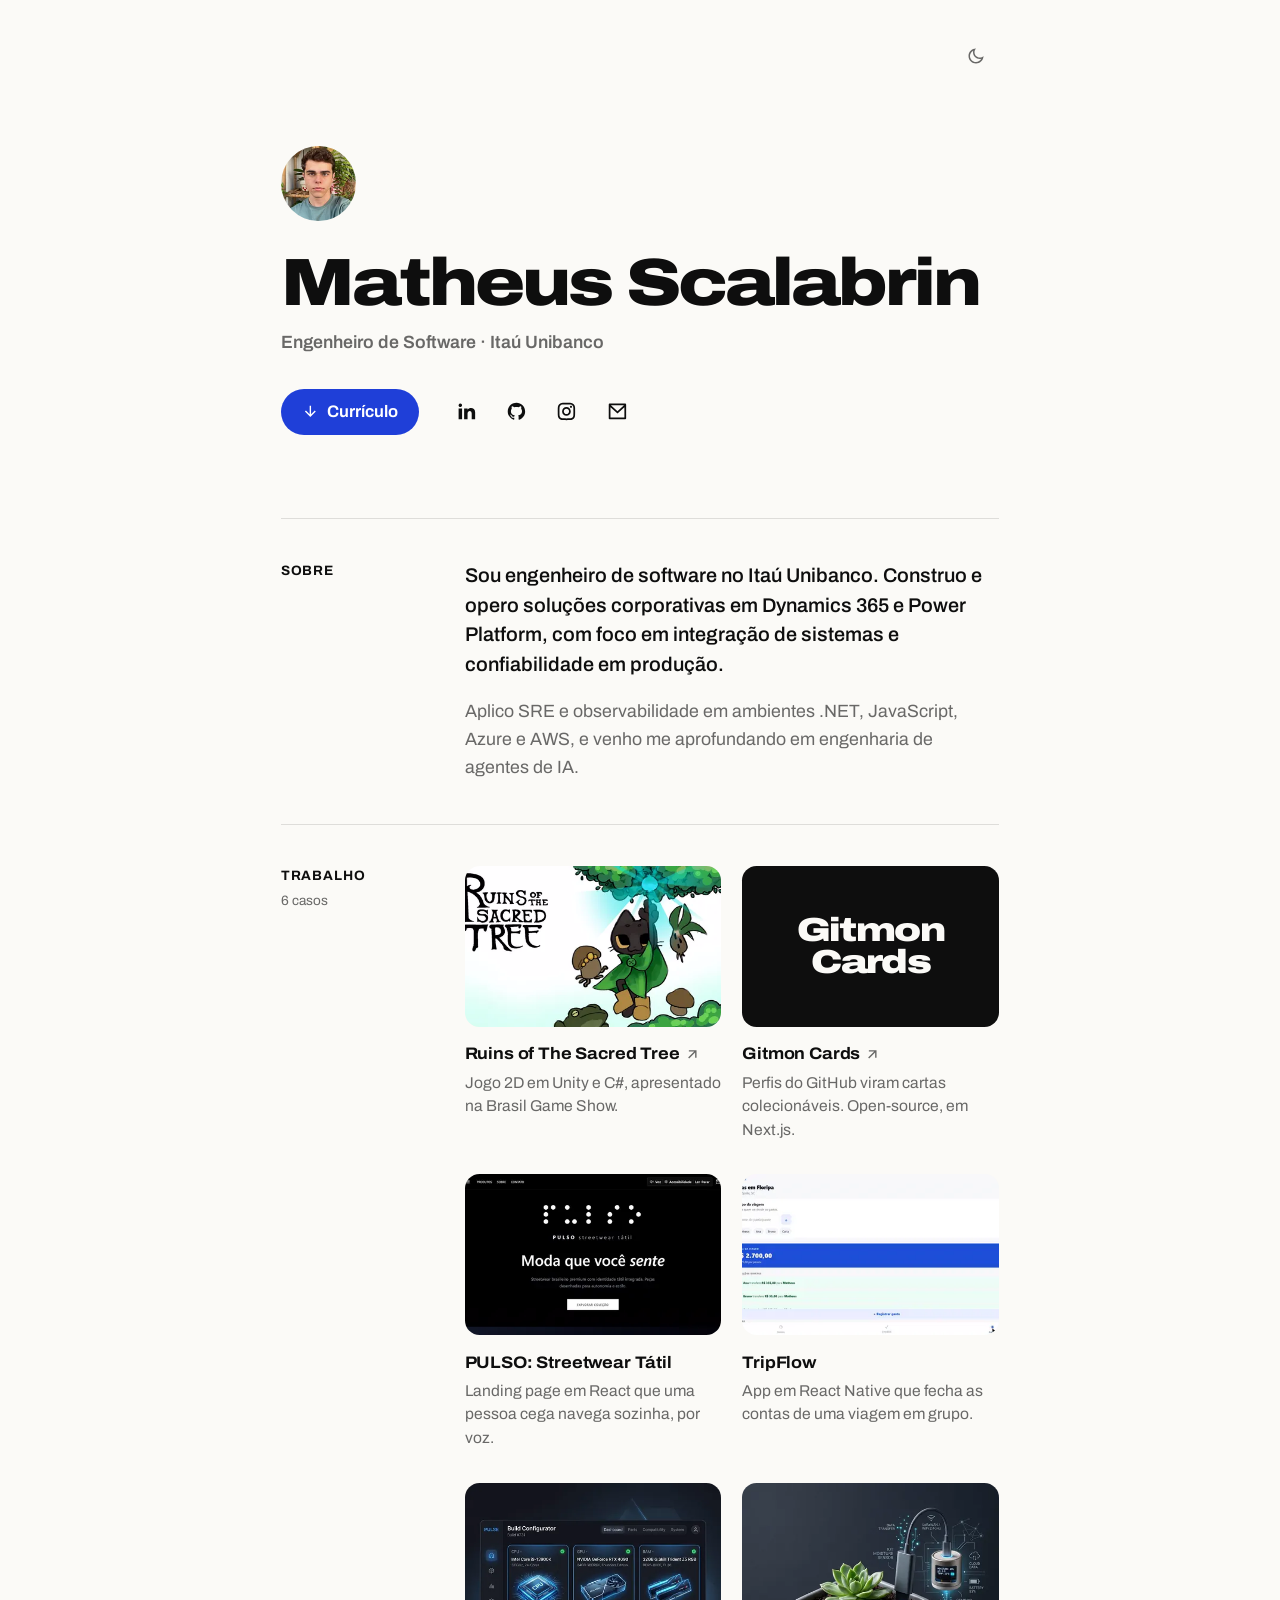
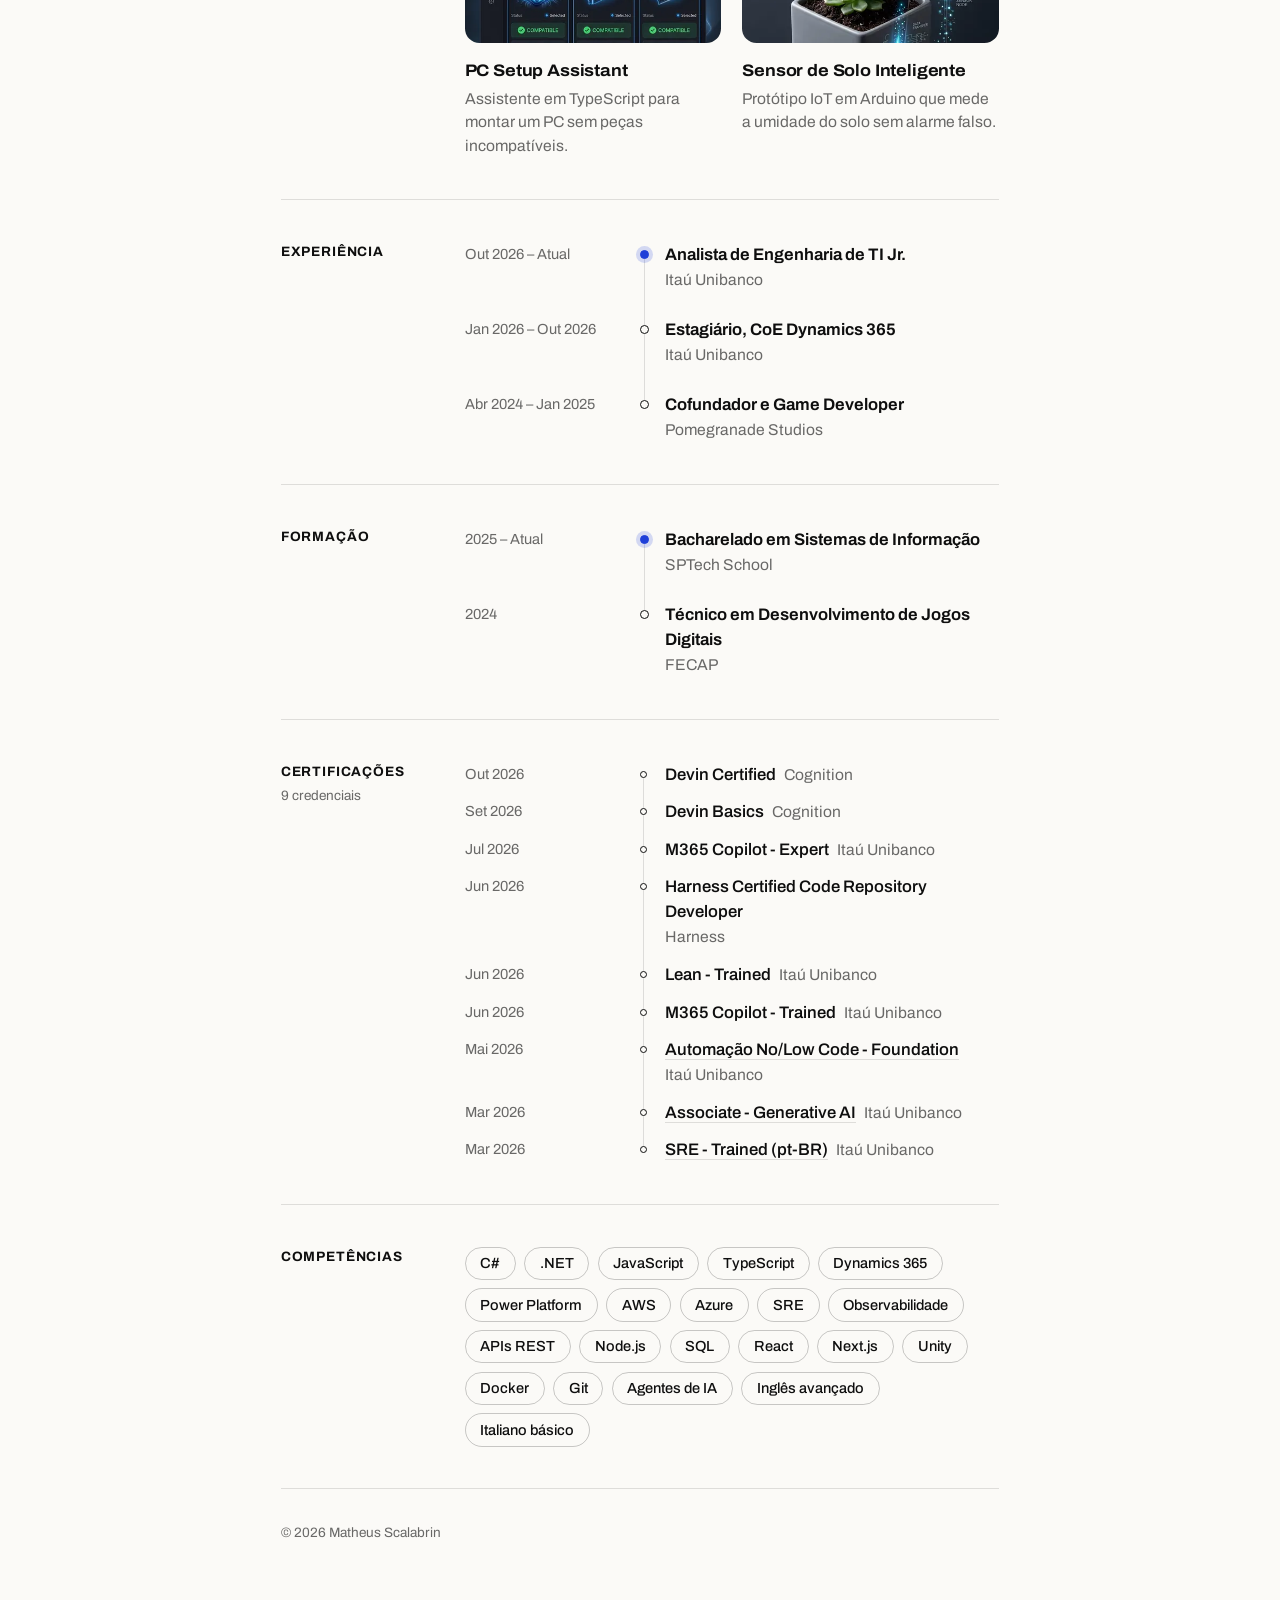
<file: index.html>
<!doctype html><html lang="pt-BR" data-theme="claro"><head><meta charset="UTF-8"/><meta name="viewport" content="width=device-width,initial-scale=1"/><title>Matheus Scalabrin | Engenharia de Software, Dynamics 365 e SRE</title><meta name="description" content="Matheus Scalabrin, engenheiro de software no Itaú Unibanco. Dynamics 365, Power Platform, SRE e projetos autorais de jogos, IoT e open-source."/><meta name="author" content="Matheus Scalabrin"/><meta name="robots" content="index, follow, max-image-preview:large, max-snippet:-1"/><link rel="canonical" href="https://scalabrin.dev/"/><link rel="icon" type="image/svg+xml" href="/assets/icons/favicon.svg"/><meta name="theme-color" content="#fbfaf7" media="(prefers-color-scheme: light)"/><meta name="theme-color" content="#161616" media="(prefers-color-scheme: dark)"/><script>try {
        // O site estático anterior gravava estas chaves e ninguém mais as lê.
        // Preserva a escolha de tema de quem ainda não tem a chave nova e apaga o resto.
        var legacy = localStorage.getItem('scalabrin-theme');
        if (legacy && localStorage.getItem('gitprofile-theme') === null) {
          if (legacy === 'dark') localStorage.setItem('gitprofile-theme', 'escuro');
          if (legacy === 'light') localStorage.setItem('gitprofile-theme', 'claro');
        }
        [
          'scalabrin-theme',
          'scalabrin-sound',
          'scalabrin:kudos:v1',
          'scalabrin:kudos:reacted:v1',
        ].forEach(function (key) {
          localStorage.removeItem(key);
        });

        var saved = localStorage.getItem('gitprofile-theme');
        if (saved === 'claro' || saved === 'escuro') {
          document.documentElement.setAttribute('data-theme', saved);
        }
      } catch (e) {}</script><link rel="preload" href="/assets/fonts/archivo-latin.woff2" as="font" type="font/woff2" crossorigin/><link rel="alternate" type="text/plain" href="/llms.txt" title="llms.txt"/><meta property="og:type" content="profile"/><meta property="og:locale" content="pt_BR"/><meta property="og:site_name" content="Matheus Scalabrin"/><meta property="og:url" content="https://scalabrin.dev/"/><meta property="og:title" content="Matheus Scalabrin | Engenharia de Software, Dynamics 365 e SRE"/><meta property="og:description" content="Matheus Scalabrin, engenheiro de software no Itaú Unibanco. Dynamics 365, Power Platform, SRE e projetos autorais de jogos, IoT e open-source."/><meta property="og:image" content="https://scalabrin.dev/assets/images/profile/matheus-scalabrin.jpg"/><meta property="og:image:alt" content="Foto de Matheus Scalabrin"/><meta property="profile:first_name" content="Matheus"/><meta property="profile:last_name" content="Scalabrin"/><meta name="twitter:card" content="summary_large_image"/><meta name="twitter:title" content="Matheus Scalabrin | Engenharia de Software, Dynamics 365 e SRE"/><meta name="twitter:description" content="Matheus Scalabrin, engenheiro de software no Itaú Unibanco. Dynamics 365, Power Platform, SRE e projetos autorais de jogos, IoT e open-source."/><meta name="twitter:image" content="https://scalabrin.dev/assets/images/profile/matheus-scalabrin.jpg"/><script type="application/ld+json">{
  "@context": "https://schema.org",
  "@graph": [
    {
      "@type": "ProfilePage",
      "@id": "https://scalabrin.dev/#profile",
      "url": "https://scalabrin.dev/",
      "name": "Matheus Scalabrin | Engenharia de Software, Dynamics 365 e SRE",
      "description": "Matheus Scalabrin, engenheiro de software no Itaú Unibanco. Dynamics 365, Power Platform, SRE e projetos autorais de jogos, IoT e open-source.",
      "inLanguage": "pt-BR",
      "dateModified": "2026-10-17T10:43:51-03:00",
      "isPartOf": {
        "@id": "https://scalabrin.dev/#website"
      },
      "mainEntity": {
        "@id": "https://scalabrin.dev/#person"
      }
    },
    {
      "@type": "WebSite",
      "@id": "https://scalabrin.dev/#website",
      "url": "https://scalabrin.dev/",
      "name": "Matheus Scalabrin",
      "inLanguage": "pt-BR",
      "publisher": {
        "@id": "https://scalabrin.dev/#person"
      }
    },
    {
      "@type": "Person",
      "@id": "https://scalabrin.dev/#person",
      "name": "Matheus Scalabrin",
      "alternateName": "Matheus Chiosini Scalabrin",
      "url": "https://scalabrin.dev/",
      "image": "https://scalabrin.dev/assets/images/profile/matheus-scalabrin.jpg",
      "email": "mailto:mcsscalabrin@gmail.com",
      "jobTitle": "Analista de Engenharia de TI Jr.",
      "description": "Matheus Scalabrin (Matheus Chiosini Scalabrin) é engenheiro de software em São Paulo, Brasil. Desde outubro de 2026 é Analista de Engenharia de TI Jr. no Itaú Unibanco, no Centro de Excelência (CoE) de Dynamics 365, depois de um estágio na mesma equipe iniciado em janeiro de 2026. Constrói e opera soluções corporativas em Microsoft Dynamics 365 e Power Platform, com foco em integração de sistemas, governança da plataforma e confiabilidade em produção, aplicando práticas de SRE e observabilidade em ambientes .NET, JavaScript, Azure e AWS. Estuda Sistemas de Informação na SPTech School e tem nove certificações, entre elas Devin Certified (Cognition), M365 Copilot Expert e SRE Trained (Itaú Unibanco). Fora do banco, cofundou a Pomegranade Studios, cujo jogo Ruins of The Sacred Tree foi apresentado na Brasil Game Show, e mantém o Gitmon Cards, projeto open-source que transforma perfis do GitHub em cartas colecionáveis.",
      "worksFor": {
        "@type": "Organization",
        "name": "Itaú Unibanco",
        "url": "https://www.itau.com.br/"
      },
      "alumniOf": [
        {
          "@type": "EducationalOrganization",
          "name": "SPTech School"
        },
        {
          "@type": "EducationalOrganization",
          "name": "FECAP"
        }
      ],
      "address": {
        "@type": "PostalAddress",
        "addressLocality": "São Paulo",
        "addressRegion": "SP",
        "addressCountry": "BR"
      },
      "nationality": {
        "@type": "Country",
        "name": "Brasil"
      },
      "knowsLanguage": [
        "pt-BR",
        "en",
        "it"
      ],
      "knowsAbout": [
        "C#",
        ".NET",
        "JavaScript",
        "TypeScript",
        "Dynamics 365",
        "Power Platform",
        "AWS",
        "Azure",
        "SRE",
        "Observabilidade",
        "APIs REST",
        "Node.js",
        "SQL",
        "React",
        "Next.js",
        "Unity",
        "Docker",
        "Git",
        "Agentes de IA"
      ],
      "hasCredential": [
        {
          "@type": "EducationalOccupationalCredential",
          "name": "Devin Certified",
          "credentialCategory": "certificate",
          "recognizedBy": {
            "@type": "Organization",
            "name": "Cognition"
          }
        },
        {
          "@type": "EducationalOccupationalCredential",
          "name": "Devin Basics",
          "credentialCategory": "certificate",
          "recognizedBy": {
            "@type": "Organization",
            "name": "Cognition"
          }
        },
        {
          "@type": "EducationalOccupationalCredential",
          "name": "M365 Copilot - Expert",
          "credentialCategory": "certificate",
          "recognizedBy": {
            "@type": "Organization",
            "name": "Itaú Unibanco"
          }
        },
        {
          "@type": "EducationalOccupationalCredential",
          "name": "Harness Certified Code Repository Developer",
          "credentialCategory": "certificate",
          "recognizedBy": {
            "@type": "Organization",
            "name": "Harness"
          }
        },
        {
          "@type": "EducationalOccupationalCredential",
          "name": "Lean - Trained",
          "credentialCategory": "certificate",
          "recognizedBy": {
            "@type": "Organization",
            "name": "Itaú Unibanco"
          }
        },
        {
          "@type": "EducationalOccupationalCredential",
          "name": "M365 Copilot - Trained",
          "credentialCategory": "certificate",
          "recognizedBy": {
            "@type": "Organization",
            "name": "Itaú Unibanco"
          }
        },
        {
          "@type": "EducationalOccupationalCredential",
          "name": "Automação No/Low Code - Foundation",
          "credentialCategory": "certificate",
          "recognizedBy": {
            "@type": "Organization",
            "name": "Itaú Unibanco"
          },
          "url": "https://www.credly.com/badges/2bb39556-378f-43d4-9dbd-0ef8e7d03e36/public_url"
        },
        {
          "@type": "EducationalOccupationalCredential",
          "name": "Associate - Generative AI",
          "credentialCategory": "certificate",
          "recognizedBy": {
            "@type": "Organization",
            "name": "Itaú Unibanco"
          },
          "url": "https://www.credly.com/badges/fd3a3418-fdaa-4f42-bfcd-9695f5cd976c/public_url"
        },
        {
          "@type": "EducationalOccupationalCredential",
          "name": "SRE - Trained (pt-BR)",
          "credentialCategory": "certificate",
          "recognizedBy": {
            "@type": "Organization",
            "name": "Itaú Unibanco"
          },
          "url": "https://www.credly.com/badges/3e71c177-6215-4d0b-816b-5145fd814a4f/public_url"
        }
      ],
      "sameAs": [
        "https://www.linkedin.com/in/matheus-scalabrin/",
        "https://github.com/mcsscalabrin",
        "https://www.instagram.com/scalabrin.dev/",
        "https://pomegranade-studios.itch.io/"
      ]
    }
  ]
}</script><script type="module" crossorigin src="/assets/index-u9UUic26.js"></script><style>/*! tailwindcss v4.3.3 | MIT License | https://tailwindcss.com */
@layer properties{@supports (((-webkit-hyphens:none)) and (not (margin-trim:inline))) or ((-moz-orient:inline) and (not (color:rgb(from red r g b)))){*,:before,:after,::backdrop{--tw-rotate-x:initial;--tw-rotate-y:initial;--tw-rotate-z:initial;--tw-skew-x:initial;--tw-skew-y:initial;--tw-space-x-reverse:0;--tw-border-style:solid;--tw-leading:initial;--tw-font-weight:initial;--tw-tracking:initial;--tw-shadow:0 0 #0000;--tw-shadow-color:initial;--tw-shadow-alpha:100%;--tw-inset-shadow:0 0 #0000;--tw-inset-shadow-color:initial;--tw-inset-shadow-alpha:100%;--tw-ring-color:initial;--tw-ring-shadow:0 0 #0000;--tw-inset-ring-color:initial;--tw-inset-ring-shadow:0 0 #0000;--tw-ring-inset:initial;--tw-ring-offset-width:0px;--tw-ring-offset-color:#fff;--tw-ring-offset-shadow:0 0 #0000}}}@layer theme{:root,:host{--font-sans:-apple-system, BlinkMacSystemFont, "Segoe UI", Roboto, "Helvetica Neue", "Noto Sans", Arial, sans-serif, "Apple Color Emoji", "Segoe UI Emoji", "Segoe UI Symbol", "Noto Color Emoji";--font-mono:ui-monospace, SFMono-Regular, Menlo, Monaco, Consolas, "Liberation Mono", "Courier New", monospace;--color-gray-600:oklch(44.6% .03 256.802);--color-gray-800:oklch(27.8% .033 256.848);--color-black:#000;--spacing:.25rem;--text-xs:.75rem;--text-xs--line-height:calc(1 / .75);--text-sm:.875rem;--text-sm--line-height:calc(1.25 / .875);--text-base:1rem;--text-base--line-height:calc(1.5 / 1);--text-lg:1.125rem;--text-lg--line-height:calc(1.75 / 1.125);--text-2xl:1.5rem;--text-2xl--line-height:calc(2 / 1.5);--text-3xl:1.875rem;--text-3xl--line-height:calc(2.25 / 1.875);--text-5xl:3rem;--text-5xl--line-height:1;--font-weight-light:300;--font-weight-normal:400;--font-weight-medium:500;--font-weight-semibold:600;--font-weight-bold:700;--font-weight-black:900;--tracking-wide:.025em;--leading-relaxed:1.625;--radius-xl:.75rem;--radius-3xl:1.5rem;--ease-out:cubic-bezier(0, 0, .2, 1);--animate-pulse:pulse 2s cubic-bezier(.4, 0, .6, 1) infinite;--default-transition-duration:.15s;--default-transition-timing-function:cubic-bezier(.4, 0, .2, 1);--default-font-family:var(--font-sans);--default-mono-font-family:var(--font-mono)}}@layer base{*,:after,:before,::backdrop{box-sizing:border-box;border:0 solid;margin:0;padding:0}::file-selector-button{box-sizing:border-box;border:0 solid;margin:0;padding:0}html,:host{-webkit-text-size-adjust:100%;tab-size:4;line-height:1.5;font-family:var(--default-font-family,-apple-system, BlinkMacSystemFont, "Segoe UI", Roboto, "Helvetica Neue", "Noto Sans", Arial, sans-serif, "Apple Color Emoji", "Segoe UI Emoji", "Segoe UI Symbol", "Noto Color Emoji");font-feature-settings:var(--default-font-feature-settings,normal);font-variation-settings:var(--default-font-variation-settings,normal);-webkit-tap-highlight-color:transparent}hr{height:0;color:inherit;border-top-width:1px}abbr:where([title]){-webkit-text-decoration:underline dotted;text-decoration:underline dotted}h1,h2,h3,h4,h5,h6{font-size:inherit;font-weight:inherit}a{color:inherit;-webkit-text-decoration:inherit;-webkit-text-decoration:inherit;-webkit-text-decoration:inherit;-webkit-text-decoration:inherit;text-decoration:inherit}b,strong{font-weight:bolder}code,kbd,samp,pre{font-family:var(--default-mono-font-family,ui-monospace, SFMono-Regular, Menlo, Monaco, Consolas, "Liberation Mono", "Courier New", monospace);font-feature-settings:var(--default-mono-font-feature-settings,normal);font-variation-settings:var(--default-mono-font-variation-settings,normal);font-size:1em}small{font-size:80%}sub,sup{vertical-align:baseline;font-size:75%;line-height:0;position:relative}sub{bottom:-.25em}sup{top:-.5em}table{text-indent:0;border-color:inherit;border-collapse:collapse}:-moz-focusring:where(:not(iframe)){outline:auto}progress{vertical-align:baseline}summary{display:list-item}ol,ul,menu{list-style:none}img,svg,video,canvas,audio,iframe,embed,object{vertical-align:middle;display:block}img,video{max-width:100%;height:auto}button,input,select,optgroup,textarea{font:inherit;font-feature-settings:inherit;font-variation-settings:inherit;letter-spacing:inherit;color:inherit;opacity:1;background-color:#0000;border-radius:0}::file-selector-button{font:inherit;font-feature-settings:inherit;font-variation-settings:inherit;letter-spacing:inherit;color:inherit;opacity:1;background-color:#0000;border-radius:0}:where(select:is([multiple],[size])) optgroup{font-weight:bolder}:where(select:is([multiple],[size])) optgroup option{padding-inline-start:20px}::file-selector-button{margin-inline-end:4px}::placeholder{opacity:1}@supports (not ((-webkit-appearance:-apple-pay-button))) or (contain-intrinsic-size:1px){::placeholder{color:currentColor}@supports (color:color-mix(in lab, red, red)){::placeholder{color:color-mix(in oklab, currentcolor 50%, transparent)}}}textarea{resize:vertical}::-webkit-search-decoration{-webkit-appearance:none}::-webkit-date-and-time-value{min-height:1lh;text-align:inherit}::-webkit-datetime-edit{display:inline-flex}::-webkit-datetime-edit-fields-wrapper{padding:0}::-webkit-datetime-edit{padding-block:0}::-webkit-datetime-edit-year-field{padding-block:0}::-webkit-datetime-edit-month-field{padding-block:0}::-webkit-datetime-edit-day-field{padding-block:0}::-webkit-datetime-edit-hour-field{padding-block:0}::-webkit-datetime-edit-minute-field{padding-block:0}::-webkit-datetime-edit-second-field{padding-block:0}::-webkit-datetime-edit-millisecond-field{padding-block:0}::-webkit-datetime-edit-meridiem-field{padding-block:0}::-webkit-calendar-picker-indicator{line-height:1}:-moz-ui-invalid{box-shadow:none}button,input:where([type=button],[type=reset],[type=submit]){appearance:button}::file-selector-button{appearance:button}::-webkit-inner-spin-button{height:auto}::-webkit-outer-spin-button{height:auto}[hidden]:where(:not([hidden=until-found])){display:none!important}:root{--page-has-backdrop:var(--page-scroll-lock) 1;--page-scroll-bg:var(--page-scroll-lock) var(--root-bg,#0000)}@supports (color:color-mix(in lab, red, red)){:root{--page-scroll-bg:var(--page-scroll-lock) color-mix(in srgb, var(--root-bg,#0000), oklch(0% 0 0) calc(var(--page-has-backdrop,0) * 40%))}}:root{background-image:var(--page-scroll-lock) linear-gradient(var(--root-bg,#0000), var(--root-bg,#0000));transition:var(--page-scroll-lock) background-color .3s ease-out;animation:var(--page-scroll-lock) set-page-has-scroll forwards;animation-timeline:var(--page-scroll-lock) scroll();--page-has-scroll:initial;scrollbar-gutter:var(--page-has-scroll) var(--page-scroll-lock) stable}@keyframes set-page-has-scroll{0%,to{--page-has-scroll: }}:root{--fx-noise:url("data:image/svg+xml,%3Csvg xmlns='http://www.w3.org/2000/svg' viewBox='0 0 200 200'%3E%3Cfilter id='a'%3E%3CfeTurbulence type='fractalNoise' baseFrequency='1.34' numOctaves='4' stitchTiles='stitch'%3E%3C/feTurbulence%3E%3C/filter%3E%3Crect width='200' height='200' filter='url(%23a)' opacity='0.2'%3E%3C/rect%3E%3C/svg%3E")}:root,[data-theme]{background-color:var(--root-bg);color:var(--color-base-content)}:root{background-color:var(--page-scroll-bg,var(--root-bg))}:where(:root,[data-theme]){--root-bg:var(--color-base-100)}:root{--page-scroll-lock:initial;--page-overflow:var(--page-scroll-lock) hidden}:root:not(span){overflow:var(--page-overflow)}:root{scrollbar-color:currentColor #0000}@supports (color:color-mix(in lab, red, red)){:root{scrollbar-color:color-mix(in oklch, currentColor 35%, #0000) #0000}}@property --radialprogress{syntax:"<percentage>";inherits:true;initial-value:0%}@property --aura-angle{syntax:"<angle>";inherits:false;initial-value:0deg}:where(:root),[data-theme=claro]{--lightningcss-light:initial;--lightningcss-dark: ;color-scheme:light;--color-base-100:#fbfaf7;--color-base-200:#f3f2ed;--color-base-300:#ecebe5;--color-base-content:#0e0e0e;--color-primary:#1f3fd8;--color-primary-content:#fff;--color-secondary:#1f3fd8;--color-secondary-content:#fff;--color-accent:#1f3fd8;--color-accent-content:#fff;--color-neutral:#0e0e0e;--color-neutral-content:#fbfaf7;--color-info:#1f3fd8;--color-info-content:#fff;--color-success:#1f7a4a;--color-success-content:#fff;--color-warning:#9a5b00;--color-warning-content:#fff;--color-error:#b3261e;--color-error-content:#fff;--radius-selector:2rem;--radius-field:2rem;--radius-box:1.25rem;--size-selector:.25rem;--size-field:.25rem;--border:1px;--depth:0;--noise:0}:root:has(input.theme-controller[value=claro]:checked){--lightningcss-light:initial;--lightningcss-dark: ;color-scheme:light;--color-base-100:#fbfaf7;--color-base-200:#f3f2ed;--color-base-300:#ecebe5;--color-base-content:#0e0e0e;--color-primary:#1f3fd8;--color-primary-content:#fff;--color-secondary:#1f3fd8;--color-secondary-content:#fff;--color-accent:#1f3fd8;--color-accent-content:#fff;--color-neutral:#0e0e0e;--color-neutral-content:#fbfaf7;--color-info:#1f3fd8;--color-info-content:#fff;--color-success:#1f7a4a;--color-success-content:#fff;--color-warning:#9a5b00;--color-warning-content:#fff;--color-error:#b3261e;--color-error-content:#fff;--radius-selector:2rem;--radius-field:2rem;--radius-box:1.25rem;--size-selector:.25rem;--size-field:.25rem;--border:1px;--depth:0;--noise:0}:is(:root:has(input.theme-controller[value=escuro]:checked),[data-theme=escuro]){--lightningcss-light: ;--lightningcss-dark:initial;color-scheme:dark;--color-base-100:#161616;--color-base-200:#111;--color-base-300:#0b0b0b;--color-base-content:#f2f0ea;--color-primary:#8b9dff;--color-primary-content:#0e0e0e;--color-secondary:#8b9dff;--color-secondary-content:#0e0e0e;--color-accent:#8b9dff;--color-accent-content:#0e0e0e;--color-neutral:#f2f0ea;--color-neutral-content:#0e0e0e;--color-info:#8b9dff;--color-info-content:#0e0e0e;--color-success:#6fcf97;--color-success-content:#0e0e0e;--color-warning:#f2c46d;--color-warning-content:#0e0e0e;--color-error:#f28b82;--color-error-content:#0e0e0e;--radius-selector:2rem;--radius-field:2rem;--radius-box:1.25rem;--size-selector:.25rem;--size-field:.25rem;--border:1px;--depth:0;--noise:0}}@layer components;@layer utilities{@layer daisyui.l1.l2{.diff{webkit-user-select:none;-webkit-user-select:none;user-select:none;direction:ltr;grid-template-rows:1fr 1.8rem 1fr;grid-template-columns:auto 1fr;align-items:normal;width:100%;display:grid;position:relative;overflow:hidden;container-type:inline-size}.diff:focus-visible,.diff:focus-visible{outline-style:var(--tw-outline-style);outline-offset:1px;outline-width:2px;outline-color:var(--color-base-content)}.diff:has(.diff-item-1:focus-visible){outline-style:var(--tw-outline-style);outline-offset:1px;outline-width:2px;outline-color:var(--color-base-content)}.diff:focus-visible .diff-resizer{min-width:95cqi;max-width:95cqi}.diff:has(.diff-item-1:focus-visible){outline-style:var(--tw-outline-style);outline-offset:1px;outline-width:2px}.diff:has(.diff-item-1:focus-visible) .diff-resizer{min-width:5cqi;max-width:5cqi}.diff:hover .diff-item-2:after{height:2.4rem}@supports (-webkit-overflow-scrolling:touch) and (overflow:-webkit-paged-x){.diff:focus .diff-resizer{min-width:5cqi;max-width:5cqi}.diff:has(.diff-item-1:focus) .diff-resizer{min-width:95cqi;max-width:95cqi}}.list .list-row:has(.list-col-grow:first-child){--list-grid-cols:1fr}.list .list-row:has(.list-col-grow:nth-child(2)){--list-grid-cols:minmax(0, auto) 1fr}.list .list-row:has(.list-col-grow:nth-child(3)){--list-grid-cols:minmax(0, auto) minmax(0, auto) 1fr}.list .list-row:has(.list-col-grow:nth-child(4)){--list-grid-cols:minmax(0, auto) minmax(0, auto) minmax(0, auto) 1fr}.list .list-row:has(.list-col-grow:nth-child(5)){--list-grid-cols:minmax(0, auto) minmax(0, auto) minmax(0, auto) minmax(0, auto) 1fr}.list .list-row:has(.list-col-grow:nth-child(6)){--list-grid-cols:minmax(0, auto) minmax(0, auto) minmax(0, auto) minmax(0, auto) minmax(0, auto) 1fr}.list .list-row>*{grid-row-start:1}.steps .step-neutral+.step-neutral:before,.steps .step-neutral:after,.steps .step-neutral>.step-icon{--step-bg:var(--color-neutral);--step-fg:var(--color-neutral-content)}.steps .step-primary+.step-primary:before,.steps .step-primary:after,.steps .step-primary>.step-icon{--step-bg:var(--color-primary);--step-fg:var(--color-primary-content)}.steps .step-secondary+.step-secondary:before,.steps .step-secondary:after,.steps .step-secondary>.step-icon{--step-bg:var(--color-secondary);--step-fg:var(--color-secondary-content)}.steps .step-accent+.step-accent:before,.steps .step-accent:after,.steps .step-accent>.step-icon{--step-bg:var(--color-accent);--step-fg:var(--color-accent-content)}.steps .step-info+.step-info:before,.steps .step-info:after,.steps .step-info>.step-icon{--step-bg:var(--color-info);--step-fg:var(--color-info-content)}.steps .step-success+.step-success:before,.steps .step-success:after,.steps .step-success>.step-icon{--step-bg:var(--color-success);--step-fg:var(--color-success-content)}.steps .step-warning+.step-warning:before,.steps .step-warning:after,.steps .step-warning>.step-icon{--step-bg:var(--color-warning);--step-fg:var(--color-warning-content)}.steps .step-error+.step-error:before,.steps .step-error:after,.steps .step-error>.step-icon{--step-bg:var(--color-error);--step-fg:var(--color-error-content)}:where(.navbar){position:relative}.image-full>.card-body{color:var(--color-neutral-content);position:relative}.card-xs .card-body{--card-p:.5rem;--card-fs:.6875rem}.card-md .card-body{--card-p:1.5rem;--card-fs:.875rem}.card-lg .card-body{--card-p:2rem;--card-fs:1rem}.card-xl .card-body{--card-p:2.5rem;--card-fs:1.125rem}:is(.stack,.stack.stack-bottom)>*{grid-area:3/3/6/4}:is(.stack,.stack.stack-bottom)>:nth-child(2){grid-area:2/2/5/5}:is(.stack,.stack.stack-bottom)>:first-child{grid-area:1/1/4/6}.stack.stack-top>*{grid-area:1/3/4/4}.stack.stack-top>:nth-child(2){grid-area:2/2/5/5}.stack.stack-top>:first-child{grid-area:3/1/6/6}.stack.stack-start>*{grid-area:3/1/4/4}.stack.stack-start>:nth-child(2){grid-area:2/2/5/5}.stack.stack-start>:first-child{grid-area:1/3/6/6}.stack.stack-end>*{grid-area:3/3/4/6}.stack.stack-end>:nth-child(2){grid-area:2/2/5/5}.stack.stack-end>:first-child{grid-area:1/1/6/4}.card-xs .card-title{--cardtitle-fs:.875rem}.card-md .card-title{--cardtitle-fs:1.125rem}.card-lg .card-title{--cardtitle-fs:1.25rem}.card-xl .card-title{--cardtitle-fs:1.375rem}.badge-outline{color:var(--badge-color);--badge-bg:#0000;background-image:none;border-color:currentColor}.mask-squircle{-webkit-mask-image:url("data:image/svg+xml,%3csvg width='200' height='200' xmlns='http://www.w3.org/2000/svg'%3e%3cpath d='M100 0C20 0 0 20 0 100s20 100 100 100 100-20 100-100S180 0 100 0Z'/%3e%3c/svg%3e");mask-image:url("data:image/svg+xml,%3csvg width='200' height='200' xmlns='http://www.w3.org/2000/svg'%3e%3cpath d='M100 0C20 0 0 20 0 100s20 100 100 100 100-20 100-100S180 0 100 0Z'/%3e%3c/svg%3e")}.badge-sm{--size:calc(var(--size-selector,.25rem) * 5);font-size:.75rem}.btn-primary{--btn-color:var(--color-primary);--btn-fg:var(--color-primary-content);--btn-soft-bg:initial}.btn-sm{--fontsize:.75rem;--btn-p:.75rem;--size:calc(var(--size-field,.25rem) * 8)}.card-sm .card-body{--card-p:1rem;--card-fs:.75rem}.card-sm .card-title{--cardtitle-fs:1rem}}@layer daisyui.l1.l2.l3{:where(.btn){width:unset}.btn{--size:calc(var(--size-field,.25rem) * 10);--btn-p:1rem;--btn-fg:var(--color-base-content);cursor:pointer;text-align:center;vertical-align:middle;outline-offset:2px;webkit-user-select:none;-webkit-user-select:none;user-select:none;border-width:var(--border);touch-action:manipulation;--btn-bg:var(--btn-color,var(--color-base-200));--btn-border:var(--btn-color,var(--color-base-200));border-start-start-radius:var(--join-ss,var(--radius-field));border-start-end-radius:var(--join-se,var(--radius-field));border-end-end-radius:var(--join-ee,var(--radius-field));border-end-start-radius:var(--join-es,var(--radius-field));flex-wrap:nowrap;flex-shrink:0;justify-content:center;align-items:center;gap:.375rem;font-weight:600;transition-property:color,background-color,border-color,box-shadow,transform;transition-duration:.2s;transition-timing-function:cubic-bezier(0,0,.2,1);display:inline-flex}@supports (color:color-mix(in lab, red, red)){.btn{--btn-border:color-mix(in oklab, var(--btn-color,var(--color-base-200)), #000 calc(var(--depth) * 5%))}}.btn{--btn-soft-bg:initial;--btn-shadow:0 3px 2px -2px var(--btn-bg), 0 4px 3px -2px var(--btn-bg)}@supports (color:color-mix(in lab, red, red)){.btn{--btn-shadow:0 3px 2px -2px color-mix(in oklab, var(--btn-bg) calc(var(--depth) * 30%), #0000), 0 4px 3px -2px color-mix(in oklab, var(--btn-bg) calc(var(--depth) * 30%), #0000)}}.btn{--btn-inset:0 .5px 0 .5px oklch(100% 0 0 / calc(var(--depth) * 6%));height:var(--size);padding-inline:var(--btn-p);font-size:var(--fontsize,.875rem);background-color:var(--btn-bg);color:var(--btn-fg);border-color:var(--btn-border);border-style:var(--btn-border-style,solid);outline-color:var(--btn-color,var(--color-base-content));--tw-prose-links:var(--btn-fg);background-image:none, var(--fx-noise);background-size:auto, calc(var(--noise,0) * 100%);text-shadow:0 .5px oklch(100% 0 0 / calc(var(--depth) * .15));box-shadow:var(--btn-inset) inset, var(--btn-shadow)}.btn:is([type=checkbox],[type=radio]){appearance:none}.btn:is([type=checkbox],[type=radio])[aria-label]:after{--tw-content:attr(aria-label);content:var(--tw-content)}.btn:where(:checked:not(.filter [type=radio].btn)){--btn-color:var(--color-primary);--btn-fg:var(--color-primary-content)}.loading{pointer-events:none;aspect-ratio:1;vertical-align:middle;width:calc(var(--size-selector,.25rem) * 6);background-color:currentColor;display:inline-block;-webkit-mask-image:url("data:image/svg+xml,%3Csvg width='24' height='24' stroke='black' viewBox='0 0 24 24' xmlns='http://www.w3.org/2000/svg'%3E%3Cg transform-origin='center'%3E%3Ccircle cx='12' cy='12' r='9.5' fill='none' stroke-width='3' stroke-linecap='round'%3E%3CanimateTransform attributeName='transform' type='rotate' from='0 12 12' to='360 12 12' dur='8s' repeatCount='indefinite'/%3E%3Canimate attributeName='stroke-dasharray' values='0,150;42,150;42,150' keyTimes='0;0.475;1' dur='6s' repeatCount='indefinite'/%3E%3Canimate attributeName='stroke-dashoffset' values='0;-16;-59' keyTimes='0;0.475;1' dur='6s' repeatCount='indefinite'/%3E%3C/circle%3E%3C/g%3E%3C/svg%3E");mask-image:url("data:image/svg+xml,%3Csvg width='24' height='24' stroke='black' viewBox='0 0 24 24' xmlns='http://www.w3.org/2000/svg'%3E%3Cg transform-origin='center'%3E%3Ccircle cx='12' cy='12' r='9.5' fill='none' stroke-width='3' stroke-linecap='round'%3E%3CanimateTransform attributeName='transform' type='rotate' from='0 12 12' to='360 12 12' dur='8s' repeatCount='indefinite'/%3E%3Canimate attributeName='stroke-dasharray' values='0,150;42,150;42,150' keyTimes='0;0.475;1' dur='6s' repeatCount='indefinite'/%3E%3Canimate attributeName='stroke-dashoffset' values='0;-16;-59' keyTimes='0;0.475;1' dur='6s' repeatCount='indefinite'/%3E%3C/circle%3E%3C/g%3E%3C/svg%3E");-webkit-mask-position:50%;mask-position:50%;-webkit-mask-size:100%;mask-size:100%;-webkit-mask-repeat:no-repeat;mask-repeat:no-repeat}@media (prefers-reduced-motion:no-preference){.loading{-webkit-mask-image:url("data:image/svg+xml,%3Csvg width='24' height='24' stroke='black' viewBox='0 0 24 24' xmlns='http://www.w3.org/2000/svg'%3E%3Cg transform-origin='center'%3E%3Ccircle cx='12' cy='12' r='9.5' fill='none' stroke-width='3' stroke-linecap='round'%3E%3CanimateTransform attributeName='transform' type='rotate' from='0 12 12' to='360 12 12' dur='2s' repeatCount='indefinite'/%3E%3Canimate attributeName='stroke-dasharray' values='0,150;42,150;42,150' keyTimes='0;0.475;1' dur='1.5s' repeatCount='indefinite'/%3E%3Canimate attributeName='stroke-dashoffset' values='0;-16;-59' keyTimes='0;0.475;1' dur='1.5s' repeatCount='indefinite'/%3E%3C/circle%3E%3C/g%3E%3C/svg%3E");mask-image:url("data:image/svg+xml,%3Csvg width='24' height='24' stroke='black' viewBox='0 0 24 24' xmlns='http://www.w3.org/2000/svg'%3E%3Cg transform-origin='center'%3E%3Ccircle cx='12' cy='12' r='9.5' fill='none' stroke-width='3' stroke-linecap='round'%3E%3CanimateTransform attributeName='transform' type='rotate' from='0 12 12' to='360 12 12' dur='2s' repeatCount='indefinite'/%3E%3Canimate attributeName='stroke-dasharray' values='0,150;42,150;42,150' keyTimes='0;0.475;1' dur='1.5s' repeatCount='indefinite'/%3E%3Canimate attributeName='stroke-dashoffset' values='0;-16;-59' keyTimes='0;0.475;1' dur='1.5s' repeatCount='indefinite'/%3E%3C/circle%3E%3C/g%3E%3C/svg%3E")}}.list{flex-direction:column;font-size:.875rem;display:flex}.list .list-row{--list-grid-cols:minmax(0, auto) 1fr;border-radius:var(--radius-box);word-break:break-word;grid-auto-flow:column;grid-template-columns:var(--list-grid-cols);gap:1rem;padding:1rem;display:grid;position:relative}@supports (color:color-mix(in lab, red, red)){:is(.list>:not(:last-child).list-row,.list>:not(:last-child) .list-row):after{border-color:color-mix(in oklab, var(--color-base-content) 5%, transparent)}}:is(.list>:not(:last-child).list-row,.list>:not(:last-child) .list-row):after{content:"";border-bottom:var(--border) solid;inset-inline:var(--radius-box);border-color:var(--color-base-content);position:absolute;bottom:0}@supports (color:color-mix(in lab, red, red)){:is(.list>:not(:last-child).list-row,.list>:not(:last-child) .list-row):after{border-color:color-mix(in oklab, var(--color-base-content) 5%, transparent)}}.steps{counter-reset:step;grid-auto-columns:1fr;grid-auto-flow:column;display:inline-grid;overflow:auto hidden}.steps .step{text-align:center;--step-bg:var(--color-base-300);--step-fg:var(--color-base-content);grid-template-rows:40px 1fr;grid-template-columns:auto;place-items:center;min-width:4rem;display:grid}.steps .step:before{width:100%;height:.5rem;color:var(--step-bg);background-color:var(--step-bg);content:"";border:1px solid;grid-row-start:1;grid-column-start:1;margin-inline-start:-100%;top:0}.steps .step>.step-icon{--tw-content:counter(step);content:var(--tw-content);counter-increment:step;z-index:1;color:var(--step-fg);background-color:var(--step-bg);border:1px solid var(--step-bg);border-radius:2147483647px;grid-row-start:1;grid-column-start:1;place-self:center;place-items:center;width:2rem;height:2rem;display:grid;position:relative}.steps .step:not(:has(.step-icon)):after{--tw-content:counter(step);content:var(--tw-content);counter-increment:step;z-index:1;color:var(--step-fg);background-color:var(--step-bg);border:1px solid var(--step-bg);border-radius:2147483647px;grid-row-start:1;grid-column-start:1;place-self:center;place-items:center;width:2rem;height:2rem;display:grid;position:relative}.steps .step:first-child:before{--tw-content:none;content:var(--tw-content)}.steps .step[data-content]:after{--tw-content:attr(data-content);content:var(--tw-content)}.timeline{display:flex;position:relative}.timeline>li{grid-template-rows:var(--timeline-row-start,minmax(0, 1fr)) auto var(--timeline-row-end,minmax(0, 1fr));grid-template-columns:var(--timeline-col-start,minmax(0, 1fr)) auto var(--timeline-col-end,minmax(0, 1fr));flex-shrink:0;align-items:center;display:grid;position:relative}.timeline>li>hr{border:none;width:100%}.timeline>li>hr:first-child{grid-row-start:2;grid-column-start:1}.timeline>li>hr:last-child{grid-area:2/3/auto/none}@media print{.timeline>li>hr{border:.1px solid var(--color-base-300)}}.timeline :where(hr){background-color:var(--color-base-300);height:.25rem}.timeline:has(.timeline-middle hr):first-child{border-start-start-radius:0;border-start-end-radius:var(--radius-selector);border-end-end-radius:var(--radius-selector);border-end-start-radius:0}.timeline:has(.timeline-middle hr):last-child{border-start-start-radius:var(--radius-selector);border-start-end-radius:0;border-end-end-radius:0;border-end-start-radius:var(--radius-selector)}.timeline:not(:has(.timeline-middle)) :first-child hr:last-child{border-start-start-radius:var(--radius-selector);border-start-end-radius:0;border-end-end-radius:0;border-end-start-radius:var(--radius-selector)}.timeline:not(:has(.timeline-middle)) :last-child hr:first-child{border-start-start-radius:0;border-start-end-radius:var(--radius-selector);border-end-end-radius:var(--radius-selector);border-end-start-radius:0}.avatar-group .avatar{border:4px solid var(--color-base-100);border-radius:2147483647px;overflow:hidden}.avatar{vertical-align:middle;align-self:center;display:inline-flex;position:relative}.avatar>div{aspect-ratio:1;display:block;overflow:hidden}.avatar img{object-fit:cover;width:100%;height:100%}.navbar{align-items:center;width:100%;min-height:4rem;padding:.5rem;display:flex}.card-body{padding:var(--card-p,1.5rem);font-size:var(--card-fs,.875rem);flex-direction:column;flex:auto;gap:.5rem;display:flex}.card{border-radius:var(--radius-box);outline-offset:2px;outline:2px solid #0000;flex-direction:column;transition:outline .2s ease-in-out;display:flex;position:relative}.card:focus-visible,.card[aria-checked=true]{outline-color:currentColor}.card:has(>:checked,>:is([type=checkbox],[type=radio]):focus-visible){outline-color:currentColor}.card[aria-checked=true]:focus-visible{outline-width:4px}.card:has(>:checked:focus-visible){outline-width:4px}.card[aria-checked=true]:has(>:is([type=checkbox],[type=radio]):focus-visible){outline-width:4px}.card:has(>:is([type=checkbox],[type=radio])){cursor:pointer;-webkit-user-select:none;user-select:none}.card>:is([type=checkbox],[type=radio]){appearance:none}.stack{grid-template-rows:3px 4px 1fr 4px 3px;grid-template-columns:3px 4px 1fr 4px 3px;display:inline-grid}.stack>*{width:100%;height:100%}.stack>:nth-child(n+2){opacity:.7;width:100%}.stack>:nth-child(2){z-index:2;opacity:.9}.stack>:first-child{z-index:3;width:100%}.hero{background-position:50%;background-size:cover;place-items:center;width:100%;display:grid}.hero>*{grid-row-start:1;grid-column-start:1}.label{white-space:nowrap;color:currentColor;align-items:center;gap:.375rem;display:inline-flex}@supports (color:color-mix(in lab, red, red)){.label{color:color-mix(in oklab, currentcolor 60%, transparent)}}.label:has(input){cursor:pointer}.label:is(.input>*,.select>*){white-space:nowrap;height:calc(100% - .5rem);font-size:inherit;align-items:center;padding-inline:.75rem;display:flex}.label:is(.input>*,.select>*):first-child{border-inline-end:var(--border) solid currentColor;margin-inline:-.75rem .75rem}@supports (color:color-mix(in lab, red, red)){.label:is(.input>*,.select>*):first-child{border-inline-end:var(--border) solid color-mix(in oklab, currentColor 10%, #0000)}}.label:is(.input>*,.select>*):last-child{border-inline-start:var(--border) solid currentColor;margin-inline:.75rem -.75rem}@supports (color:color-mix(in lab, red, red)){.label:is(.input>*,.select>*):last-child{border-inline-start:var(--border) solid color-mix(in oklab, currentColor 10%, #0000)}}.status{aspect-ratio:1;border-radius:var(--radius-selector);background-color:var(--color-base-content);width:.5rem;height:.5rem;display:inline-block}@supports (color:color-mix(in lab, red, red)){.status{background-color:color-mix(in oklab, var(--color-base-content) 20%, transparent)}}.status{vertical-align:middle;color:#0000004d;background-position:50%;background-repeat:no-repeat}@supports (color:color-mix(in lab, red, red)){.status{color:color-mix(in oklab, var(--color-black) 30%, transparent)}}.status{background-image:radial-gradient(circle at 35% 30%, oklch(1 0 0 / calc(var(--depth) * .5)), #0000);box-shadow:0 2px 3px -1px}@supports (color:color-mix(in lab, red, red)){.status{box-shadow:0 2px 3px -1px color-mix(in oklab, currentColor calc(var(--depth) * 100%), #0000)}}.badge{border-radius:var(--radius-selector);vertical-align:middle;color:var(--badge-fg);border:var(--border) solid var(--badge-color,var(--color-base-200));background-size:auto, calc(var(--noise) * 100%);background-image:none, var(--fx-noise);background-color:var(--badge-bg);--badge-bg:var(--badge-color,var(--color-base-100));--badge-fg:var(--color-base-content);--size:calc(var(--size-selector,.25rem) * 6);width:fit-content;height:var(--size);padding-inline:calc(var(--size) / 2 - var(--border));justify-content:center;align-items:center;gap:.5rem;font-size:.875rem;display:inline-flex}.footer{grid-auto-flow:row;place-items:start;gap:2.5rem 1rem;width:100%;font-size:.875rem;line-height:1.25rem;display:grid}.footer>:not(script,style,template){place-items:start;gap:.5rem;display:grid}.card-title{font-size:var(--cardtitle-fs,1.125rem);align-items:center;gap:.5rem;font-weight:600;display:flex}.mask{vertical-align:middle;display:inline-block;-webkit-mask-position:50%;mask-position:50%;-webkit-mask-size:contain;mask-size:contain;-webkit-mask-repeat:no-repeat;mask-repeat:no-repeat}.skeleton{border-radius:var(--radius-box);background-color:var(--color-base-300);will-change:background-position;background-image:linear-gradient(105deg, #0000 0% 40%, var(--color-base-100) 50%, #0000 60% 100%);background-position-x:-50%;background-size:200%}@media (prefers-reduced-motion:reduce){.skeleton{transition-duration:15s}}@media (prefers-reduced-motion:no-preference){.skeleton{animation:1.8s ease-in-out infinite skeleton}}.link{cursor:pointer;text-decoration-line:underline}.link:focus{--tw-outline-style:none;outline-style:none}@media (forced-colors:active){.link:focus{outline-offset:2px;outline:2px solid #0000}}.link:focus-visible{outline-offset:2px;outline:2px solid}.aura:has(>.checkbox,>.toggle,>.badge){--aura-radius:var(--radius-selector)}.aura:has(>.btn,>.input,>.select){--aura-radius:var(--radius-field)}.aura:has(>.card,>.alert){--aura-radius:var(--radius-box)}}.prose :where(a.btn:not(.btn-link)):not(:where([class~=not-prose],[class~=not-prose] *)){text-decoration-line:none}@layer daisyui.l1{@media (hover:hover){.btn:hover{--btn-bg:var(--btn-color,var(--color-base-200))}@supports (color:color-mix(in lab, red, red)){.btn:hover{--btn-bg:color-mix(in oklab, var(--btn-color,var(--color-base-200)), #000 7%)}}.btn:hover{color:var(--btn-fg);--btn-border:var(--btn-bg)}@supports (color:color-mix(in lab, red, red)){.btn:hover{--btn-border:color-mix(in oklab, var(--btn-bg), #000 calc(var(--depth) * 5%))}}.btn:hover{--btn-border-style:solid;--btn-inset:0 .5px 0 .5px oklch(100% 0 0 / calc(var(--depth) * 6%));--btn-shadow:0 3px 2px -2px var(--btn-bg), 0 4px 3px -2px var(--btn-bg)}@supports (color:color-mix(in lab, red, red)){.btn:hover{--btn-shadow:0 3px 2px -2px color-mix(in oklab, var(--btn-bg) calc(var(--depth) * 30%), #0000), 0 4px 3px -2px color-mix(in oklab, var(--btn-bg) calc(var(--depth) * 30%), #0000)}}}.btn:active:not(.btn-active){--btn-bg:var(--btn-color,var(--color-base-200));translate:0 .5px}@supports (color:color-mix(in lab, red, red)){.btn:active:not(.btn-active){--btn-bg:color-mix(in oklab, var(--btn-color,var(--color-base-200)), #000 5%)}}.btn:active:not(.btn-active){color:var(--btn-fg,var(--color-base-content));--btn-border:var(--btn-color,var(--color-base-200))}@supports (color:color-mix(in lab, red, red)){.btn:active:not(.btn-active){--btn-border:color-mix(in oklab, var(--btn-color,var(--color-base-200)), #000 7%)}}.btn:active:not(.btn-active){--btn-border-style:solid;--btn-inset:0 0 0 0 oklch(0% 0 0/0);--btn-shadow:0 0 0 0 oklch(0% 0 0/0)}.btn:where(:checked:not(.filter [type=radio].btn),:not([type=radio],[type=checkbox]):focus-visible){--btn-bg:var(--btn-color,var(--color-base-200));color:var(--btn-fg,var(--color-base-content));--btn-border:var(--btn-bg)}@supports (color:color-mix(in lab, red, red)){.btn:where(:checked:not(.filter [type=radio].btn),:not([type=radio],[type=checkbox]):focus-visible){--btn-border:color-mix(in oklab, var(--btn-bg), #000 calc(var(--depth) * 5%))}}.btn:where(:checked:not(.filter [type=radio].btn),:not([type=radio],[type=checkbox]):focus-visible){--btn-border-style:solid;--btn-inset:0 .5px 0 .5px oklch(100% 0 0 / calc(var(--depth) * 6%));--btn-shadow:0 3px 2px -2px var(--btn-bg), 0 4px 3px -2px var(--btn-bg)}@supports (color:color-mix(in lab, red, red)){.btn:where(:checked:not(.filter [type=radio].btn),:not([type=radio],[type=checkbox]):focus-visible){--btn-shadow:0 3px 2px -2px color-mix(in oklab, var(--btn-bg) calc(var(--depth) * 30%), #0000), 0 4px 3px -2px color-mix(in oklab, var(--btn-bg) calc(var(--depth) * 30%), #0000)}}.btn:where(:checked:not(.filter [type=radio].btn),:not([type=radio],[type=checkbox]):focus-visible){isolation:isolate}.btn:focus-visible{isolation:isolate;outline-width:2px;outline-style:solid}.btn:has(:focus-visible){isolation:isolate;outline-width:2px;outline-style:solid}}@layer daisyui{.btn:is(:disabled,[disabled],[aria-disabled=true]){pointer-events:none;color:var(--color-base-content)}@supports (color:color-mix(in lab, red, red)){.btn:is(:disabled,[disabled],[aria-disabled=true]){color:color-mix(in oklch, var(--color-base-content) 20%, #0000)}}.btn:is(:disabled,[disabled],[aria-disabled=true]){--btn-bg:#0000;--btn-border:#0000;--btn-inset:0 0 0 0 oklch(0% 0 0/0);--btn-shadow:0 0 0 0 oklch(0% 0 0/0);background-image:none}:is(.btn-disabled,.btn:is(:disabled,[disabled],[aria-disabled=true])):not(.btn-link,.btn-ghost){background-color:var(--color-base-content)}@supports (color:color-mix(in lab, red, red)){:is(.btn-disabled,.btn:is(:disabled,[disabled],[aria-disabled=true])):not(.btn-link,.btn-ghost){background-color:color-mix(in oklab, var(--color-base-content) 10%, transparent)}}}.pointer-events-none{pointer-events:none}.sr-only{clip-path:inset(50%);white-space:nowrap;border-width:0;width:1px;height:1px;margin:-1px;padding:0;position:absolute;overflow:hidden}@layer daisyui.l1.l2.l3.l4{.card-body p{flex-grow:1}.card figure:first-child{border-start-start-radius:inherit;border-start-end-radius:inherit;border-end-end-radius:unset;border-end-start-radius:unset;overflow:hidden}.card figure:last-child{border-start-start-radius:unset;border-start-end-radius:unset;border-end-end-radius:inherit;border-end-start-radius:inherit;overflow:hidden}.card figure{justify-content:center;align-items:center;display:flex}}.absolute{position:absolute}.relative{position:relative}.static{position:static}.-top-64{top:calc(var(--spacing) * -64)}.right-20{right:calc(var(--spacing) * 20)}.right-64{right:calc(var(--spacing) * 64)}.-bottom-96{bottom:calc(var(--spacing) * -96)}.col-span-1{grid-column:span 1/span 1}.-m-1{margin:calc(var(--spacing) * -1)}.m-1{margin:var(--spacing)}.mx-3{margin-inline:calc(var(--spacing) * 3)}.mx-4{margin-inline:calc(var(--spacing) * 4)}.mx-auto{margin-inline:auto}.my-0\.5{margin-block:calc(var(--spacing) * .5)}.my-1{margin-block:var(--spacing)}.my-1\.5{margin-block:calc(var(--spacing) * 1.5)}.my-2{margin-block:calc(var(--spacing) * 2)}.my-auto{margin-block:auto}.mt-1{margin-top:var(--spacing)}.mt-1\.5{margin-top:calc(var(--spacing) * 1.5)}.mt-2{margin-top:calc(var(--spacing) * 2)}.mt-3{margin-top:calc(var(--spacing) * 3)}.mt-4{margin-top:calc(var(--spacing) * 4)}.mt-6{margin-top:calc(var(--spacing) * 6)}.mt-10{margin-top:calc(var(--spacing) * 10)}.mr-0\.5{margin-right:calc(var(--spacing) * .5)}.mr-1{margin-right:var(--spacing)}.mr-2{margin-right:calc(var(--spacing) * 2)}.mr-3{margin-right:calc(var(--spacing) * 3)}.mb-1{margin-bottom:var(--spacing)}.mb-2{margin-bottom:calc(var(--spacing) * 2)}.mb-4{margin-bottom:calc(var(--spacing) * 4)}.mb-5{margin-bottom:calc(var(--spacing) * 5)}.mb-6{margin-bottom:calc(var(--spacing) * 6)}.mb-8{margin-bottom:calc(var(--spacing) * 8)}.mb-10{margin-bottom:calc(var(--spacing) * 10)}.ml-3{margin-left:calc(var(--spacing) * 3)}.ml-4{margin-left:calc(var(--spacing) * 4)}.contents{display:contents}.flex{display:flex}.flow-root{display:flow-root}.grid{display:grid}.inline{display:inline}.h-2{height:calc(var(--spacing) * 2)}.h-3{height:calc(var(--spacing) * 3)}.h-4{height:calc(var(--spacing) * 4)}.h-5{height:calc(var(--spacing) * 5)}.h-6{height:calc(var(--spacing) * 6)}.h-8{height:calc(var(--spacing) * 8)}.h-12{height:calc(var(--spacing) * 12)}.h-24{height:calc(var(--spacing) * 24)}.h-28{height:calc(var(--spacing) * 28)}.h-32{height:calc(var(--spacing) * 32)}.h-96{height:calc(var(--spacing) * 96)}.h-\[18px\]{height:18px}.h-full{height:100%}.min-h-full{min-height:100%}.min-h-screen{min-height:100vh}.w-2{width:calc(var(--spacing) * 2)}.w-3{width:calc(var(--spacing) * 3)}.w-4{width:calc(var(--spacing) * 4)}.w-5\/12{width:41.6667%}.w-6\/12{width:50%}.w-12{width:calc(var(--spacing) * 12)}.w-16{width:calc(var(--spacing) * 16)}.w-20{width:calc(var(--spacing) * 20)}.w-24{width:calc(var(--spacing) * 24)}.w-28{width:calc(var(--spacing) * 28)}.w-32{width:calc(var(--spacing) * 32)}.w-40{width:calc(var(--spacing) * 40)}.w-48{width:calc(var(--spacing) * 48)}.w-52{width:calc(var(--spacing) * 52)}.w-64{width:calc(var(--spacing) * 64)}.w-96{width:calc(var(--spacing) * 96)}.w-\[18px\]{width:18px}.w-full{width:100%}.min-w-0{min-width:0}.min-w-full{min-width:100%}.min-w-screen{min-width:100vw}.flex-1{flex:1}.grow{flex-grow:1}.-rotate-45{rotate:-45deg}.transform{transform:var(--tw-rotate-x,) var(--tw-rotate-y,) var(--tw-rotate-z,) var(--tw-skew-x,) var(--tw-skew-y,)}.animate-pulse{animation:var(--animate-pulse)}.cursor-pointer{cursor:pointer}.grid-cols-1{grid-template-columns:repeat(1,minmax(0,1fr))}.flex-col{flex-direction:column}.flex-wrap{flex-wrap:wrap}.place-items-center{place-items:center}.items-center{align-items:center}.items-start{align-items:flex-start}.justify-between{justify-content:space-between}.justify-center{justify-content:center}.justify-start{justify-content:flex-start}.gap-2{gap:calc(var(--spacing) * 2)}.gap-4{gap:calc(var(--spacing) * 4)}.gap-6{gap:calc(var(--spacing) * 6)}:where(.space-x-2>:not(:last-child)){--tw-space-x-reverse:0;margin-inline-start:calc(calc(var(--spacing) * 2) * var(--tw-space-x-reverse));margin-inline-end:calc(calc(var(--spacing) * 2) * calc(1 - var(--tw-space-x-reverse)))}:where(.space-x-3>:not(:last-child)){--tw-space-x-reverse:0;margin-inline-start:calc(calc(var(--spacing) * 3) * var(--tw-space-x-reverse));margin-inline-end:calc(calc(var(--spacing) * 3) * calc(1 - var(--tw-space-x-reverse)))}.truncate{text-overflow:ellipsis;white-space:nowrap;overflow:hidden}.overflow-hidden{overflow:hidden}.overflow-x-auto{overflow-x:auto}.rounded-3xl{border-radius:var(--radius-3xl)}.rounded-full{border-radius:2147483647px}.rounded-xl{border-radius:var(--radius-xl)}.border{border-style:var(--tw-border-style);border-width:1px}.border-l{border-left-style:var(--tw-border-style);border-left-width:1px}.border-base-300{border-color:var(--color-base-300)}.bg-accent{background-color:var(--color-accent)}.bg-base-100{background-color:var(--color-base-100)}.bg-base-200{background-color:var(--color-base-200)}.bg-base-300{background-color:var(--color-base-300)}.bg-primary\/10{background-color:var(--color-primary)}@supports (color:color-mix(in lab, red, red)){.bg-primary\/10{background-color:color-mix(in oklab, var(--color-primary) 10%, transparent)}}.bg-secondary{background-color:var(--color-secondary)}.object-cover{object-fit:cover}.p-3{padding:calc(var(--spacing) * 3)}.p-5{padding:calc(var(--spacing) * 5)}.p-8{padding:calc(var(--spacing) * 8)}.p-10{padding:calc(var(--spacing) * 10)}.px-1{padding-inline:var(--spacing)}.px-3{padding-inline:calc(var(--spacing) * 3)}.px-4{padding-inline:calc(var(--spacing) * 4)}.px-5{padding-inline:calc(var(--spacing) * 5)}.px-8{padding-inline:calc(var(--spacing) * 8)}.py-2{padding-block:calc(var(--spacing) * 2)}.py-8{padding-block:calc(var(--spacing) * 8)}.pt-4{padding-top:calc(var(--spacing) * 4)}.pb-1{padding-bottom:var(--spacing)}.pb-2{padding-bottom:calc(var(--spacing) * 2)}.pb-3{padding-bottom:calc(var(--spacing) * 3)}.text-center{text-align:center}.text-justify{text-align:justify}.text-right{text-align:right}.text-2xl{font-size:var(--text-2xl);line-height:var(--tw-leading,var(--text-2xl--line-height))}.text-3xl{font-size:var(--text-3xl);line-height:var(--tw-leading,var(--text-3xl--line-height))}.text-base{font-size:var(--text-base);line-height:var(--tw-leading,var(--text-base--line-height))}.text-lg{font-size:var(--text-lg);line-height:var(--tw-leading,var(--text-lg--line-height))}.text-sm{font-size:var(--text-sm);line-height:var(--tw-leading,var(--text-sm--line-height))}.text-xs{font-size:var(--text-xs);line-height:var(--tw-leading,var(--text-xs--line-height))}.leading-3{--tw-leading:calc(var(--spacing) * 3);line-height:calc(var(--spacing) * 3)}.leading-relaxed{--tw-leading:var(--leading-relaxed);line-height:var(--leading-relaxed)}.font-black{--tw-font-weight:var(--font-weight-black);font-weight:var(--font-weight-black)}.font-bold{--tw-font-weight:var(--font-weight-bold);font-weight:var(--font-weight-bold)}.font-light{--tw-font-weight:var(--font-weight-light);font-weight:var(--font-weight-light)}.font-medium{--tw-font-weight:var(--font-weight-medium);font-weight:var(--font-weight-medium)}.font-normal{--tw-font-weight:var(--font-weight-normal);font-weight:var(--font-weight-normal)}.font-semibold{--tw-font-weight:var(--font-weight-semibold);font-weight:var(--font-weight-semibold)}.tracking-wide{--tw-tracking:var(--tracking-wide);letter-spacing:var(--tracking-wide)}.text-base-content,.text-base-content\/60{color:var(--color-base-content)}@supports (color:color-mix(in lab, red, red)){.text-base-content\/60{color:color-mix(in oklab, var(--color-base-content) 60%, transparent)}}.text-base-content\/70{color:var(--color-base-content)}@supports (color:color-mix(in lab, red, red)){.text-base-content\/70{color:color-mix(in oklab, var(--color-base-content) 70%, transparent)}}.text-base-content\/75{color:var(--color-base-content)}@supports (color:color-mix(in lab, red, red)){.text-base-content\/75{color:color-mix(in oklab, var(--color-base-content) 75%, transparent)}}.text-gray-600{color:var(--color-gray-600)}.text-gray-800{color:var(--color-gray-800)}.text-primary{color:var(--color-primary)}.uppercase{text-transform:uppercase}.underline{text-decoration-line:underline}.decoration-base-content\/30{-webkit-text-decoration-color:var(--color-base-content);-webkit-text-decoration-color:var(--color-base-content);-webkit-text-decoration-color:var(--color-base-content);text-decoration-color:var(--color-base-content)}@supports (color:color-mix(in lab, red, red)){.decoration-base-content\/30{-webkit-text-decoration-color:color-mix(in oklab, var(--color-base-content) 30%, transparent);-webkit-text-decoration-color:color-mix(in oklab, var(--color-base-content) 30%, transparent);-webkit-text-decoration-color:color-mix(in oklab, var(--color-base-content) 30%, transparent);text-decoration-color:color-mix(in oklab, var(--color-base-content) 30%, transparent)}}.underline-offset-4{text-underline-offset:4px}.opacity-30{opacity:.3}.opacity-50{opacity:.5}.opacity-60{opacity:.6}.opacity-70{opacity:.7}.opacity-90{opacity:.9}.shadow-lg{--tw-shadow:0 10px 15px -3px var(--tw-shadow-color,#0000001a), 0 4px 6px -4px var(--tw-shadow-color,#0000001a);box-shadow:var(--tw-inset-shadow), var(--tw-inset-ring-shadow), var(--tw-ring-offset-shadow), var(--tw-ring-shadow), var(--tw-shadow)}.shadow-md{--tw-shadow:0 4px 6px -1px var(--tw-shadow-color,#0000001a), 0 2px 4px -2px var(--tw-shadow-color,#0000001a);box-shadow:var(--tw-inset-shadow), var(--tw-inset-ring-shadow), var(--tw-ring-offset-shadow), var(--tw-ring-shadow), var(--tw-shadow)}.shadow-xl{--tw-shadow:0 20px 25px -5px var(--tw-shadow-color,#0000001a), 0 8px 10px -6px var(--tw-shadow-color,#0000001a);box-shadow:var(--tw-inset-shadow), var(--tw-inset-ring-shadow), var(--tw-ring-offset-shadow), var(--tw-ring-shadow), var(--tw-shadow)}.ring{--tw-ring-shadow:var(--tw-ring-inset,) 0 0 0 calc(1px + var(--tw-ring-offset-width)) var(--tw-ring-color,currentcolor);box-shadow:var(--tw-inset-shadow), var(--tw-inset-ring-shadow), var(--tw-ring-offset-shadow), var(--tw-ring-shadow), var(--tw-shadow)}.ring-3{--tw-ring-shadow:var(--tw-ring-inset,) 0 0 0 calc(3px + var(--tw-ring-offset-width)) var(--tw-ring-color,currentcolor);box-shadow:var(--tw-inset-shadow), var(--tw-inset-ring-shadow), var(--tw-ring-offset-shadow), var(--tw-ring-shadow), var(--tw-shadow)}.ring-primary{--tw-ring-color:var(--color-primary)}.ring-offset-2{--tw-ring-offset-width:2px;--tw-ring-offset-shadow:var(--tw-ring-inset,) 0 0 0 var(--tw-ring-offset-width) var(--tw-ring-offset-color)}.ring-offset-base-100{--tw-ring-offset-color:var(--color-base-100)}.transition{transition-property:color,background-color,border-color,outline-color,text-decoration-color,fill,stroke,--tw-gradient-from,--tw-gradient-via,--tw-gradient-to,opacity,box-shadow,transform,translate,scale,rotate,filter,-webkit-backdrop-filter,backdrop-filter,display,content-visibility,overlay,pointer-events;transition-timing-function:var(--tw-ease,var(--default-transition-timing-function));transition-duration:var(--tw-duration,var(--default-transition-duration))}@media (hover:hover){.hover\:decoration-accent:hover{-webkit-text-decoration-color:var(--color-accent);-webkit-text-decoration-color:var(--color-accent);-webkit-text-decoration-color:var(--color-accent);text-decoration-color:var(--color-accent)}}@media (width>=40rem){.sm\:flex-row{flex-direction:row}.sm\:items-center{align-items:center}.sm\:justify-between{justify-content:space-between}.sm\:text-lg{font-size:var(--text-lg);line-height:var(--tw-leading,var(--text-lg--line-height))}.sm\:text-sm{font-size:var(--text-sm);line-height:var(--tw-leading,var(--text-sm--line-height))}}@media (width>=48rem){.md\:-top-96{top:calc(var(--spacing) * -96)}.md\:right-32{right:calc(var(--spacing) * 32)}.md\:mx-0{margin-inline:0}.md\:mt-20{margin-top:calc(var(--spacing) * 20)}.md\:mr-2{margin-right:calc(var(--spacing) * 2)}.md\:mb-0{margin-bottom:0}.md\:mb-20{margin-bottom:calc(var(--spacing) * 20)}.md\:flex{display:flex}.md\:h-full{height:100%}.md\:w-96{width:calc(var(--spacing) * 96)}.md\:grid-cols-2{grid-template-columns:repeat(2,minmax(0,1fr))}.md\:flex-row{flex-direction:row}.md\:justify-start{justify-content:flex-start}.md\:text-left{text-align:left}}@media (width>=64rem){.lg\:col-span-2{grid-column:span 2/span 2}.lg\:p-10{padding:calc(var(--spacing) * 10)}.lg\:p-20{padding:calc(var(--spacing) * 20)}.lg\:text-5xl{font-size:var(--text-5xl);line-height:var(--tw-leading,var(--text-5xl--line-height))}}}@font-face{font-family:Archivo;font-style:normal;font-weight:100 900;font-stretch:62% 125%;font-display:swap;src:url(/assets/fonts/archivo-latin.woff2)format("woff2");unicode-range:U+??,U+131,U+152-153,U+2BB-2BC,U+2C6,U+2DA,U+2DC,U+304,U+308,U+329,U+2000-206F,U+20AC,U+2122,U+2191,U+2193,U+2212,U+2215,U+FEFF,U+FFFD}@font-face{font-family:Archivo;font-style:normal;font-weight:100 900;font-stretch:62% 125%;font-display:swap;src:url(/assets/fonts/archivo-latin-ext.woff2)format("woff2");unicode-range:U+100-2BA,U+2BD-2C5,U+2C7-2CC,U+2CE-2D7,U+2DD-2FF,U+304,U+308,U+329,U+1D00-1DBF,U+1E00-1E9F,U+1EF2-1EFF,U+2020,U+20A0-20AB,U+20AD-20C0,U+2113,U+2C60-2C7F,U+A720-A7FF}*{scrollbar-width:thin}html{-webkit-text-size-adjust:100%;-moz-text-size-adjust:100%;text-size-adjust:100%;font-size:clamp(100%,.25vw + 84.4%,118.75%)}body{-webkit-font-smoothing:antialiased;-moz-osx-font-smoothing:grayscale;margin:0;font-family:Archivo,-apple-system,BlinkMacSystemFont,Segoe UI,sans-serif}code{font-family:source-code-pro,Menlo,Monaco,Consolas,Courier New,monospace}svg{vertical-align:unset}.card{border:1px solid var(--color-base-content);box-shadow:none!important}@supports (color:color-mix(in lab, red, red)){.card{border:1px solid color-mix(in oklab, var(--color-base-content) 10%, transparent)}}:focus-visible{outline:2px solid var(--color-primary);outline-offset:3px;border-radius:4px}::selection{background-color:var(--color-primary);color:var(--color-primary-content)}.page{--rule:var(--color-base-content)}@supports (color:color-mix(in lab, red, red)){.page{--rule:color-mix(in oklab, var(--color-base-content) 12%, transparent)}}.page{--muted:var(--color-base-content)}@supports (color:color-mix(in lab, red, red)){.page{--muted:color-mix(in oklab, var(--color-base-content) 62%, transparent)}}.page{max-width:46rem;margin:0 auto;padding:1.5rem 1rem 3rem}@media (width>=640px){.page{padding:2rem 1.5rem 4rem}}.page-toolbar{justify-content:flex-end;display:flex}.theme-toggle{width:2.75rem;height:2.75rem;color:var(--muted);transition:background-color .16s var(--ease-out), color .16s var(--ease-out), transform .12s var(--ease-out);border-radius:999px;place-items:center;display:grid}.theme-toggle:active{transform:scale(.92)}.theme-toggle:hover{color:var(--color-base-content);background-color:var(--color-base-content)}@supports (color:color-mix(in lab, red, red)){.theme-toggle:hover{background-color:color-mix(in oklab, var(--color-base-content) 7%, transparent)}}.hero-card{padding:2.5rem 0 4rem}@media (width>=640px){.hero-card{padding:4rem 0 5rem}}.hero-avatar{border-radius:999px;width:4.5rem;height:4.5rem;margin-bottom:1.75rem;overflow:hidden}.hero-avatar img{object-fit:cover;width:100%;height:100%}.hero-name{letter-spacing:-.045em;font-size:clamp(2.5rem,8vw,4rem);font-weight:850;font-stretch:118%;line-height:.95}.hero-role{color:var(--muted);margin-top:.875rem;font-size:1.0625rem;font-weight:600}.about-body{gap:1rem;max-width:36rem;font-size:1.0625rem;line-height:1.6;display:grid}.about-body p:first-child{font-size:1.1875rem;font-weight:550;line-height:1.5}.about-body p+p{color:var(--muted)}.hero-actions{flex-wrap:wrap;align-items:center;gap:1rem .5rem;margin-top:2rem;display:flex}@media (width>=640px){.hero-actions{gap:1rem 1.5rem}}.hero-cta{background-color:var(--color-primary);height:2.75rem;color:var(--color-primary-content);transition:transform .16s var(--ease-out), filter .16s var(--ease-out);border-radius:999px;align-items:center;gap:.5rem;padding:0 1.25rem;font-weight:650;display:inline-flex}.hero-cta:hover{filter:brightness(1.08)}.hero-cta:active{transform:scale(.97)}@media (hover:hover){.hero-cta:hover svg{animation:nudge-down .52s var(--ease-out)}}.hero-links{gap:.25rem;display:flex}.hero-links a{width:2.75rem;height:2.75rem;color:var(--color-base-content);transition:color .16s var(--ease-out);border-radius:999px;place-items:center;font-size:1.25rem;display:grid;position:relative}.hero-links a:before{content:"";border-radius:inherit;background-color:var(--color-primary);position:absolute;inset:0}@supports (color:color-mix(in lab, red, red)){.hero-links a:before{background-color:color-mix(in oklab, var(--color-primary) 10%, transparent)}}.hero-links a:before{opacity:0;transition:opacity .2s var(--ease-out), transform .26s var(--ease-out);transform:scale(.5)}.hero-links a:hover,.hero-links a:focus-visible,.hero-links a.is-copied{color:var(--color-primary)}.hero-links a:hover:before,.hero-links a:focus-visible:before,.hero-links a.is-copied:before{opacity:1;transform:scale(1)}.hero-link-icon{transition:transform .12s var(--ease-out);place-items:center;display:grid;position:relative}.hero-links a:active .hero-link-icon{transform:scale(.88)}.hero-links a.is-copied .hero-link-icon{animation:pop-in .32s var(--ease-out)}.hero-links a:after{content:attr(data-tip);white-space:nowrap;background-color:var(--color-base-content);color:var(--color-base-100);opacity:0;pointer-events:none;transition:opacity .15s var(--ease-out), transform .15s var(--ease-out);border-radius:.375rem;padding:.25rem .5rem;font-size:.75rem;font-weight:600;line-height:1.2;position:absolute;bottom:calc(100% + 6px);left:50%;transform:translate(-50%,4px)}@media (hover:hover){.hero-links a:hover:after{opacity:1;transition-delay:80ms;transform:translate(-50%)}}.hero-links a:focus-visible:after,.hero-links a.is-copied:after{opacity:1;transform:translate(-50%)}.card-section{border-top:1px solid var(--rule);gap:1.25rem;padding:2.5rem 0;display:grid}@media (width>=768px){.card-section{grid-template-columns:9rem 1fr;gap:2rem}}.card-section-head{justify-content:space-between;align-items:baseline;gap:1rem;display:flex}@media (width>=768px){.card-section-head{flex-direction:column;justify-content:flex-start;gap:.25rem}}.card-section-label{letter-spacing:.06em;text-transform:uppercase;font-size:.8125rem;font-weight:700}.card-section-aside{color:var(--muted);font-size:.8125rem}.card-section-body{min-width:0}.work-grid{gap:2rem 1.25rem;display:grid}@media (width>=520px){.work-grid{grid-template-columns:repeat(2,minmax(0,1fr))}}.work-item{display:block}.work-cover{aspect-ratio:16/10;background-color:var(--color-base-content);border-radius:.875rem;place-items:center;display:grid;overflow:hidden}.work-cover>div,.work-cover img{object-fit:cover;width:100%;height:100%;transition:transform .7s var(--ease-out)}a.work-item:hover .work-cover img{transform:scale(1.04)}.work-item{transition:transform .16s var(--ease-out)}a.work-item:active{transform:scale(.985)}.work-cover-wordmark{text-align:center;letter-spacing:-.04em;color:var(--color-base-100);padding:0 1.25rem;font-size:clamp(1.5rem,4vw,2rem);font-weight:900;font-stretch:125%;line-height:.95}.work-meta{padding-top:.875rem}.work-title{letter-spacing:-.01em;align-items:center;gap:.25rem;font-weight:700;font-stretch:108%;display:flex}.work-arrow{color:var(--muted);transition:color .16s,transform .16s}a.work-item:hover .work-title{color:var(--color-primary)}a.work-item:hover .work-arrow{color:var(--color-primary);transform:translate(2px,-2px)}.work-description{color:var(--muted);margin-top:.25rem;font-size:.9375rem;line-height:1.5}.cv-list{--dot:9px;--row-gap:1.5rem;--period-col:9.5rem;--col-gap:1rem;gap:var(--row-gap);display:grid}.cv-row{--line-x:0px;gap:.125rem;padding-left:1.5rem;display:grid;position:relative}@media (width>=520px){.cv-row{--line-x:calc(var(--period-col) + var(--col-gap));grid-template-columns:var(--period-col) 1fr;gap:var(--col-gap);padding-left:0}.cv-text{padding-left:1.5rem}}.cv-period{color:var(--muted);font-variant-numeric:tabular-nums;font-size:.875rem;line-height:1.5rem}.cv-text{flex-direction:column;line-height:1.5rem;display:flex}.cv-row:before{content:"";left:var(--line-x);top:calc((1.5rem - var(--dot)) / 2);width:var(--dot);height:var(--dot);border:1.5px solid var(--color-base-content);background-color:var(--color-base-100);z-index:1;border-radius:999px;position:absolute}.cv-row:after{content:"";left:calc(var(--line-x) + var(--dot) / 2 - .5px);top:calc((1.5rem + var(--dot)) / 2);bottom:calc(-1 * var(--row-gap) - (1.5rem - var(--dot)) / 2);background-color:var(--rule);width:1px;position:absolute}.cv-row:last-child:after{display:none}.cv-row.is-current:before{background-color:var(--color-primary);border-color:var(--color-primary);box-shadow:0 0 0 4px var(--color-primary)}@supports (color:color-mix(in lab, red, red)){.cv-row.is-current:before{box-shadow:0 0 0 4px color-mix(in oklab, var(--color-primary) 18%, transparent)}}.cv-title{font-weight:650}.cv-title a{text-decoration:underline;-webkit-text-decoration-color:var(--rule);-webkit-text-decoration-color:var(--rule);-webkit-text-decoration-color:var(--rule);text-decoration-color:var(--rule);text-underline-offset:4px;transition:text-decoration-color .16s}.cv-title a:hover{color:var(--color-primary);-webkit-text-decoration-color:var(--color-primary);-webkit-text-decoration-color:var(--color-primary);-webkit-text-decoration-color:var(--color-primary);text-decoration-color:var(--color-primary)}.cv-place{color:var(--muted);font-size:.9375rem}.cv-list.is-compact{--dot:7px;--row-gap:.75rem}.cv-list.is-compact .cv-text{flex-flow:wrap;column-gap:.5rem}.cv-list.is-compact .cv-title{font-weight:550}.tag-list{flex-wrap:wrap;gap:.5rem;display:flex}.tag{border:1px solid var(--color-base-content);border-radius:999px;padding:.3125rem .875rem}@supports (color:color-mix(in lab, red, red)){.tag{border:1px solid color-mix(in oklab, var(--color-base-content) 22%, transparent)}}.tag{font-size:.875rem;font-weight:500;line-height:1.25rem}.page-footer{border-top:1px solid var(--rule);color:var(--muted);flex-wrap:wrap;justify-content:space-between;gap:.5rem 1.5rem;padding-top:2rem;font-size:.8125rem;display:flex}.page-footer a:hover{color:var(--color-primary)}.contribution-graph{--gap:3px;width:100%;min-width:calc(var(--weeks,53) * 9px);flex-direction:column;gap:6px;display:flex}.contribution-months,.contribution-weeks{grid-template-columns:repeat(var(--weeks,53), minmax(0, 1fr));gap:var(--gap);display:grid}.contribution-months span{white-space:nowrap;color:var(--color-base-content);font-size:.6875rem;line-height:1}@supports (color:color-mix(in lab, red, red)){.contribution-months span{color:color-mix(in oklab, var(--color-base-content) 55%, transparent)}}.contribution-week{gap:var(--gap);grid-template-rows:repeat(7,auto);display:grid}.contribution-day{aspect-ratio:1;background-color:var(--color-base-content);border-radius:22%;width:100%;display:block}@supports (color:color-mix(in lab, red, red)){.contribution-day{background-color:color-mix(in oklab, var(--color-base-content) 7%, transparent)}}.contribution-day.is-empty{background:0 0}.contribution-day[data-level="1"]{background-color:var(--color-primary)}@supports (color:color-mix(in lab, red, red)){.contribution-day[data-level="1"]{background-color:color-mix(in oklab, var(--color-primary) 30%, transparent)}}.contribution-day[data-level="2"]{background-color:var(--color-primary)}@supports (color:color-mix(in lab, red, red)){.contribution-day[data-level="2"]{background-color:color-mix(in oklab, var(--color-primary) 55%, transparent)}}.contribution-day[data-level="3"]{background-color:var(--color-primary)}@supports (color:color-mix(in lab, red, red)){.contribution-day[data-level="3"]{background-color:color-mix(in oklab, var(--color-primary) 80%, transparent)}}.contribution-day[data-level="4"]{background-color:var(--color-primary)}.z-hover{transition:all .3s ease-in-out!important}.z-hover:hover,.z-hover:focus,.z-hover:active{transition:transform .3s!important;transform:scale(1.01)!important}.pb-0-important{padding-bottom:0!important}.fade-in{opacity:1;animation-name:fadeIn;animation-duration:.4s;animation-timing-function:ease-in;animation-iteration-count:1}@keyframes fadeIn{0%{opacity:0}to{opacity:1}}:root{--ease-out:cubic-bezier(.23, 1, .32, 1)}.reveal{opacity:0;transition:opacity .64s var(--ease-out), transform .64s var(--ease-out);transform:translateY(14px)}.reveal.is-visible{opacity:1;transform:none}.reveal .work-grid>li{opacity:0;transition:opacity .56s var(--ease-out), transform .56s var(--ease-out);transform:translateY(10px)}.reveal.is-visible .work-grid>li{opacity:1;transform:none}.reveal.is-visible .work-grid>li:nth-child(2){transition-delay:60ms}.reveal.is-visible .work-grid>li:nth-child(3){transition-delay:.12s}.reveal.is-visible .work-grid>li:nth-child(4){transition-delay:.18s}.reveal.is-visible .work-grid>li:nth-child(5){transition-delay:.24s}.reveal.is-visible .work-grid>li:nth-child(6){transition-delay:.3s}.reveal.reveal-instant,.reveal.reveal-instant .work-grid>li{transition:none}.cv-row:before{transition:transform .22s var(--ease-out), border-color .2s var(--ease-out), background-color .2s var(--ease-out)}.cv-period{transition:color .2s var(--ease-out)}@media (hover:hover){.cv-row:hover:before{border-color:var(--color-primary);transform:scale(1.35)}.cv-row:hover .cv-period{color:var(--color-base-content)}}.contribution-day:not(.is-empty){transition:transform .14s var(--ease-out)}.reveal:not(.is-visible) .contribution-day:not(.is-empty){opacity:0}.reveal.is-visible .contribution-day:not(.is-empty){animation:cell-in .46s var(--ease-out) both;animation-delay:calc(var(--w,0) * 9ms)}@media (hover:hover){.contribution-day:not(.is-empty):hover{z-index:1;position:relative;transform:scale(1.45)}}.theme-anim .theme-toggle-icon{animation:spin-in .42s var(--ease-out)}.theme-toggle-icon{place-items:center;display:grid}::view-transition-old(root){mix-blend-mode:normal;animation:none}::view-transition-new(root){mix-blend-mode:normal;animation:none}@keyframes nudge-down{0%,to{transform:translateY(0)}40%{transform:translateY(3px)}}@keyframes pop-in{0%{opacity:0;transform:scale(.6)}to{opacity:1;transform:scale(1)}}@keyframes spin-in{0%{opacity:0;transform:rotate(-90deg)scale(.6)}to{opacity:1;transform:rotate(0)scale(1)}}@keyframes cell-in{0%{opacity:0;scale:.4}to{opacity:1;scale:1}}@media (prefers-reduced-motion:reduce){*,:before,:after{transition-duration:.01ms!important;transition-delay:0s!important;animation-duration:.01ms!important;animation-iteration-count:1!important;animation-delay:0s!important}.reveal,.reveal .work-grid>li{opacity:1;transform:none}}@keyframes toast{0%{opacity:0;scale:.9}to{opacity:1;scale:1}}@keyframes aura{to{--aura-angle:360deg;transform:translateZ(1px)}}@keyframes aura-glow{20%,80%{opacity:.7;filter:blur(.25rem)}50%{opacity:1;filter:blur(.75rem)}}@keyframes aura-glow-after{20%,80%{opacity:.3;filter:blur(1rem)}50%{opacity:.6;filter:blur(1.5rem)}}@keyframes radio{0%{padding:5px}50%{padding:3px}}@keyframes progress{50%{background-position-x:-115%}}@keyframes menu{0%{opacity:0}}@keyframes skeleton{0%{background-position:150%}to{background-position:-50%}}@keyframes rating{0%,40%{filter:brightness(1.05)contrast(1.05);scale:1.1}}@keyframes rotator{89.9999%,to{--first-item-position:0 0%}90%,99.9999%{--first-item-position:0 calc(var(--items) * 100%)}to{translate:0 -100%}}@keyframes dropdown{0%{opacity:0}}@property --tw-rotate-x{syntax:"*";inherits:false}@property --tw-rotate-y{syntax:"*";inherits:false}@property --tw-rotate-z{syntax:"*";inherits:false}@property --tw-skew-x{syntax:"*";inherits:false}@property --tw-skew-y{syntax:"*";inherits:false}@property --tw-space-x-reverse{syntax:"*";inherits:false;initial-value:0}@property --tw-border-style{syntax:"*";inherits:false;initial-value:solid}@property --tw-leading{syntax:"*";inherits:false}@property --tw-font-weight{syntax:"*";inherits:false}@property --tw-tracking{syntax:"*";inherits:false}@property --tw-shadow{syntax:"*";inherits:false;initial-value:0 0 #0000}@property --tw-shadow-color{syntax:"*";inherits:false}@property --tw-shadow-alpha{syntax:"<percentage>";inherits:false;initial-value:100%}@property --tw-inset-shadow{syntax:"*";inherits:false;initial-value:0 0 #0000}@property --tw-inset-shadow-color{syntax:"*";inherits:false}@property --tw-inset-shadow-alpha{syntax:"<percentage>";inherits:false;initial-value:100%}@property --tw-ring-color{syntax:"*";inherits:false}@property --tw-ring-shadow{syntax:"*";inherits:false;initial-value:0 0 #0000}@property --tw-inset-ring-color{syntax:"*";inherits:false}@property --tw-inset-ring-shadow{syntax:"*";inherits:false;initial-value:0 0 #0000}@property --tw-ring-inset{syntax:"*";inherits:false}@property --tw-ring-offset-width{syntax:"<length>";inherits:false;initial-value:0}@property --tw-ring-offset-color{syntax:"*";inherits:false;initial-value:#fff}@property --tw-ring-offset-shadow{syntax:"*";inherits:false;initial-value:0 0 #0000}@keyframes pulse{50%{opacity:.5}}
</style><link rel="manifest" href="/manifest.webmanifest"><script id="vite-plugin-pwa:register-sw" src="/registerSW.js" defer="defer"></script></head><body><div id="root"><div class="min-h-screen bg-base-100 text-base-content"><div class="page"><div class="page-toolbar"><span class="theme-toggle" aria-hidden="true"><svg stroke="currentColor" fill="currentColor" stroke-width="0" viewBox="0 0 24 24" aria-hidden="true" height="1em" width="1em" xmlns="http://www.w3.org/2000/svg"><path d="M10 7C10 10.866 13.134 14 17 14C18.9584 14 20.729 13.1957 21.9995 11.8995C22 11.933 22 11.9665 22 12C22 17.5228 17.5228 22 12 22C6.47715 22 2 17.5228 2 12C2 6.47715 6.47715 2 12 2C12.0335 2 12.067 2 12.1005 2.00049C10.8043 3.27098 10 5.04157 10 7ZM4 12C4 16.4183 7.58172 20 12 20C15.0583 20 17.7158 18.2839 19.062 15.7621C18.3945 15.9187 17.7035 16 17 16C12.0294 16 8 11.9706 8 7C8 6.29648 8.08133 5.60547 8.2379 4.938C5.71611 6.28423 4 8.9417 4 12Z"></path></svg></span></div><header class="hero-card"><div class="hero-avatar"><img src="/assets/images/profile/matheus-scalabrin-288w.webp" srcset="/assets/images/profile/matheus-scalabrin-144w.webp 144w, /assets/images/profile/matheus-scalabrin-288w.webp 288w" sizes="72px" alt="Matheus Scalabrin" width="144" height="144" decoding="async" fetchpriority="high"/></div><h1 class="hero-name">Matheus Scalabrin</h1><p class="hero-role">Engenheiro de Software · Itaú Unibanco</p><div class="hero-actions"><a href="/assets/docs/matheus-scalabrin-cv-pt.pdf" class="hero-cta" download><svg stroke="currentColor" fill="currentColor" stroke-width="0" viewBox="0 0 24 24" aria-hidden="true" height="1em" width="1em" xmlns="http://www.w3.org/2000/svg"><path d="M13.0001 16.1716L18.3641 10.8076L19.7783 12.2218L12.0001 20L4.22192 12.2218L5.63614 10.8076L11.0001 16.1716V4H13.0001V16.1716Z"></path></svg>Currículo</a><ul class="hero-links"><li><a href="https://www.linkedin.com/in/matheus-scalabrin" rel="noreferrer" aria-label="LinkedIn" data-tip="LinkedIn"><span class="hero-link-icon"><svg stroke="currentColor" fill="currentColor" stroke-width="0" viewBox="0 0 24 24" aria-hidden="true" height="1em" width="1em" xmlns="http://www.w3.org/2000/svg"><path d="M6.94048 4.99993C6.94011 5.81424 6.44608 6.54702 5.69134 6.85273C4.9366 7.15845 4.07187 6.97605 3.5049 6.39155C2.93793 5.80704 2.78195 4.93715 3.1105 4.19207C3.43906 3.44699 4.18654 2.9755 5.00048 2.99993C6.08155 3.03238 6.94097 3.91837 6.94048 4.99993ZM7.00048 8.47993H3.00048V20.9999H7.00048V8.47993ZM13.3205 8.47993H9.34048V20.9999H13.2805V14.4299C13.2805 10.7699 18.0505 10.4299 18.0505 14.4299V20.9999H22.0005V13.0699C22.0005 6.89993 14.9405 7.12993 13.2805 10.1599L13.3205 8.47993Z"></path></svg></span></a></li><li><a href="https://github.com/mcsscalabrin" rel="noreferrer" aria-label="GitHub" data-tip="GitHub"><span class="hero-link-icon"><svg stroke="currentColor" fill="currentColor" stroke-width="0" viewBox="0 0 24 24" aria-hidden="true" height="1em" width="1em" xmlns="http://www.w3.org/2000/svg"><path d="M12.001 2C6.47598 2 2.00098 6.475 2.00098 12C2.00098 16.425 4.86348 20.1625 8.83848 21.4875C9.33848 21.575 9.52598 21.275 9.52598 21.0125C9.52598 20.775 9.51348 19.9875 9.51348 19.15C7.00098 19.6125 6.35098 18.5375 6.15098 17.975C6.03848 17.6875 5.55098 16.8 5.12598 16.5625C4.77598 16.375 4.27598 15.9125 5.11348 15.9C5.90098 15.8875 6.46348 16.625 6.65098 16.925C7.55098 18.4375 8.98848 18.0125 9.56348 17.75C9.65098 17.1 9.91348 16.6625 10.201 16.4125C7.97598 16.1625 5.65098 15.3 5.65098 11.475C5.65098 10.3875 6.03848 9.4875 6.67598 8.7875C6.57598 8.5375 6.22598 7.5125 6.77598 6.1375C6.77598 6.1375 7.61348 5.875 9.52598 7.1625C10.326 6.9375 11.176 6.825 12.026 6.825C12.876 6.825 13.726 6.9375 14.526 7.1625C16.4385 5.8625 17.276 6.1375 17.276 6.1375C17.826 7.5125 17.476 8.5375 17.376 8.7875C18.0135 9.4875 18.401 10.375 18.401 11.475C18.401 15.3125 16.0635 16.1625 13.8385 16.4125C14.201 16.725 14.5135 17.325 14.5135 18.2625C14.5135 19.6 14.501 20.675 14.501 21.0125C14.501 21.275 14.6885 21.5875 15.1885 21.4875C19.259 20.1133 21.9999 16.2963 22.001 12C22.001 6.475 17.526 2 12.001 2Z"></path></svg></span></a></li><li><a href="https://www.instagram.com/scalabrin.dev" rel="noreferrer" aria-label="Instagram" data-tip="Instagram"><span class="hero-link-icon"><svg stroke="currentColor" fill="currentColor" stroke-width="0" viewBox="0 0 24 24" aria-hidden="true" height="1em" width="1em" xmlns="http://www.w3.org/2000/svg"><path d="M12.001 9C10.3436 9 9.00098 10.3431 9.00098 12C9.00098 13.6573 10.3441 15 12.001 15C13.6583 15 15.001 13.6569 15.001 12C15.001 10.3427 13.6579 9 12.001 9ZM12.001 7C14.7614 7 17.001 9.2371 17.001 12C17.001 14.7605 14.7639 17 12.001 17C9.24051 17 7.00098 14.7629 7.00098 12C7.00098 9.23953 9.23808 7 12.001 7ZM18.501 6.74915C18.501 7.43926 17.9402 7.99917 17.251 7.99917C16.5609 7.99917 16.001 7.4384 16.001 6.74915C16.001 6.0599 16.5617 5.5 17.251 5.5C17.9393 5.49913 18.501 6.0599 18.501 6.74915ZM12.001 4C9.5265 4 9.12318 4.00655 7.97227 4.0578C7.18815 4.09461 6.66253 4.20007 6.17416 4.38967C5.74016 4.55799 5.42709 4.75898 5.09352 5.09255C4.75867 5.4274 4.55804 5.73963 4.3904 6.17383C4.20036 6.66332 4.09493 7.18811 4.05878 7.97115C4.00703 9.0752 4.00098 9.46105 4.00098 12C4.00098 14.4745 4.00753 14.8778 4.05877 16.0286C4.0956 16.8124 4.2012 17.3388 4.39034 17.826C4.5591 18.2606 4.7605 18.5744 5.09246 18.9064C5.42863 19.2421 5.74179 19.4434 6.17187 19.6094C6.66619 19.8005 7.19148 19.9061 7.97212 19.9422C9.07618 19.9939 9.46203 20 12.001 20C14.4755 20 14.8788 19.9934 16.0296 19.9422C16.8117 19.9055 17.3385 19.7996 17.827 19.6106C18.2604 19.4423 18.5752 19.2402 18.9074 18.9085C19.2436 18.5718 19.4445 18.2594 19.6107 17.8283C19.8013 17.3358 19.9071 16.8098 19.9432 16.0289C19.9949 14.9248 20.001 14.5389 20.001 12C20.001 9.52552 19.9944 9.12221 19.9432 7.97137C19.9064 7.18906 19.8005 6.66149 19.6113 6.17318C19.4434 5.74038 19.2417 5.42635 18.9084 5.09255C18.573 4.75715 18.2616 4.55693 17.8271 4.38942C17.338 4.19954 16.8124 4.09396 16.0298 4.05781C14.9258 4.00605 14.5399 4 12.001 4ZM12.001 2C14.7176 2 15.0568 2.01 16.1235 2.06C17.1876 2.10917 17.9135 2.2775 18.551 2.525C19.2101 2.77917 19.7668 3.1225 20.3226 3.67833C20.8776 4.23417 21.221 4.7925 21.476 5.45C21.7226 6.08667 21.891 6.81333 21.941 7.8775C21.9885 8.94417 22.001 9.28333 22.001 12C22.001 14.7167 21.991 15.0558 21.941 16.1225C21.8918 17.1867 21.7226 17.9125 21.476 18.55C21.2218 19.2092 20.8776 19.7658 20.3226 20.3217C19.7668 20.8767 19.2076 21.22 18.551 21.475C17.9135 21.7217 17.1876 21.89 16.1235 21.94C15.0568 21.9875 14.7176 22 12.001 22C9.28431 22 8.94514 21.99 7.87848 21.94C6.81431 21.8908 6.08931 21.7217 5.45098 21.475C4.79264 21.2208 4.23514 20.8767 3.67931 20.3217C3.12348 19.7658 2.78098 19.2067 2.52598 18.55C2.27848 17.9125 2.11098 17.1867 2.06098 16.1225C2.01348 15.0558 2.00098 14.7167 2.00098 12C2.00098 9.28333 2.01098 8.94417 2.06098 7.8775C2.11014 6.8125 2.27848 6.0875 2.52598 5.45C2.78014 4.79167 3.12348 4.23417 3.67931 3.67833C4.23514 3.1225 4.79348 2.78 5.45098 2.525C6.08848 2.2775 6.81348 2.11 7.87848 2.06C8.94514 2.0125 9.28431 2 12.001 2Z"></path></svg></span></a></li><li><a href="mailto:mcsscalabrin@gmail.com" rel="noreferrer" aria-label="E-mail" data-tip="E-mail"><span class="hero-link-icon"><svg stroke="currentColor" fill="currentColor" stroke-width="0" viewBox="0 0 24 24" aria-hidden="true" height="1em" width="1em" xmlns="http://www.w3.org/2000/svg"><path d="M3 3H21C21.5523 3 22 3.44772 22 4V20C22 20.5523 21.5523 21 21 21H3C2.44772 21 2 20.5523 2 20V4C2 3.44772 2.44772 3 3 3ZM20 7.23792L12.0718 14.338L4 7.21594V19H20V7.23792ZM4.51146 5L12.0619 11.662L19.501 5H4.51146Z"></path></svg></span></a></li></ul></div></header><main><section class="card-section"><div class="card-section-head"><h2 class="card-section-label">Sobre</h2></div><div class="card-section-body"><div class="about-body"><p>Sou engenheiro de software no Itaú Unibanco. Construo e opero soluções corporativas em Dynamics 365 e Power Platform, com foco em integração de sistemas e confiabilidade em produção.</p><p>Aplico SRE e observabilidade em ambientes .NET, JavaScript, Azure e AWS, e venho me aprofundando em engenharia de agentes de IA.</p></div></div></section><section class="card-section"><div class="card-section-head"><h2 class="card-section-label">Trabalho</h2><div class="card-section-aside">6 casos</div></div><div class="card-section-body"><ul class="work-grid"><li><a href="https://pomegranade-studios.itch.io/" target="_blank" rel="noreferrer" class="work-item"><div class="work-cover"><img src="/assets/images/projects/ruins/ruins-banner-800w.webp" srcset="/assets/images/projects/ruins/ruins-banner-480w.webp 480w, /assets/images/projects/ruins/ruins-banner-800w.webp 800w" sizes="(min-width: 768px) 246px, (min-width: 520px) calc(50vw - 34px), calc(100vw - 32px)" alt="Capa do projeto Ruins of The Sacred Tree" width="800" height="500" loading="lazy" decoding="async"/></div><div class="work-meta"><h3 class="work-title">Ruins of The Sacred Tree</h3><p class="work-description">Jogo 2D em Unity e C#, apresentado na Brasil Game Show.</p></div></a></li><li><a href="https://gitmon-cards.vercel.app/" target="_blank" rel="noreferrer" class="work-item"><div class="work-cover"><span class="work-cover-wordmark" aria-hidden="true">Gitmon Cards</span></div><div class="work-meta"><h3 class="work-title">Gitmon Cards</h3><p class="work-description">Perfis do GitHub viram cartas colecionáveis. Open-source, em Next.js.</p></div></a></li><li><div class="work-item"><div class="work-cover"><img src="/assets/images/projects/pulso/pulso-cover-800w.webp" srcset="/assets/images/projects/pulso/pulso-cover-480w.webp 480w, /assets/images/projects/pulso/pulso-cover-800w.webp 800w" sizes="(min-width: 768px) 246px, (min-width: 520px) calc(50vw - 34px), calc(100vw - 32px)" alt="Capa do projeto PULSO: Streetwear Tátil" width="800" height="500" loading="lazy" decoding="async"/></div><div class="work-meta"><h3 class="work-title">PULSO: Streetwear Tátil</h3><p class="work-description">Landing page em React que uma pessoa cega navega sozinha, por voz.</p></div></div></li><li><div class="work-item"><div class="work-cover"><img src="/assets/images/projects/tripflow/tripflow-cover-800w.webp" srcset="/assets/images/projects/tripflow/tripflow-cover-480w.webp 480w, /assets/images/projects/tripflow/tripflow-cover-800w.webp 800w" sizes="(min-width: 768px) 246px, (min-width: 520px) calc(50vw - 34px), calc(100vw - 32px)" alt="Capa do projeto TripFlow" width="800" height="500" loading="lazy" decoding="async"/></div><div class="work-meta"><h3 class="work-title">TripFlow</h3><p class="work-description">App em React Native que fecha as contas de uma viagem em grupo.</p></div></div></li><li><div class="work-item"><div class="work-cover"><img src="/assets/images/pc_builder_app-800w.webp" srcset="/assets/images/pc_builder_app-480w.webp 480w, /assets/images/pc_builder_app-800w.webp 800w" sizes="(min-width: 768px) 246px, (min-width: 520px) calc(50vw - 34px), calc(100vw - 32px)" alt="Capa do projeto PC Setup Assistant" width="800" height="500" loading="lazy" decoding="async"/></div><div class="work-meta"><h3 class="work-title">PC Setup Assistant</h3><p class="work-description">Assistente em TypeScript para montar um PC sem peças incompatíveis.</p></div></div></li><li><div class="work-item"><div class="work-cover"><img src="/assets/images/plant_moisture_monitor-800w.webp" srcset="/assets/images/plant_moisture_monitor-480w.webp 480w, /assets/images/plant_moisture_monitor-800w.webp 800w" sizes="(min-width: 768px) 246px, (min-width: 520px) calc(50vw - 34px), calc(100vw - 32px)" alt="Capa do projeto Sensor de Solo Inteligente" width="800" height="500" loading="lazy" decoding="async"/></div><div class="work-meta"><h3 class="work-title">Sensor de Solo Inteligente</h3><p class="work-description">Protótipo IoT em Arduino que mede a umidade do solo sem alarme falso.</p></div></div></li></ul></div></section><section class="card-section"><div class="card-section-head"><h2 class="card-section-label">Experiência</h2></div><div class="card-section-body"><ol class="cv-list"><li class="cv-row is-current"><span class="cv-period">Out 2026 – Atual</span><p class="cv-text"><span class="cv-title">Analista de Engenharia de TI Jr.</span> <span class="cv-place">Itaú Unibanco</span></p></li><li class="cv-row"><span class="cv-period">Jan 2026 – Out 2026</span><p class="cv-text"><span class="cv-title">Estagiário, CoE Dynamics 365</span> <span class="cv-place">Itaú Unibanco</span></p></li><li class="cv-row"><span class="cv-period">Abr 2024 – Jan 2025</span><p class="cv-text"><span class="cv-title">Cofundador e Game Developer</span> <span class="cv-place">Pomegranade Studios</span></p></li></ol></div></section><section class="card-section"><div class="card-section-head"><h2 class="card-section-label">Formação</h2></div><div class="card-section-body"><ol class="cv-list"><li class="cv-row is-current"><span class="cv-period">2025 – Atual</span><p class="cv-text"><span class="cv-title">Bacharelado em Sistemas de Informação</span> <span class="cv-place">SPTech School</span></p></li><li class="cv-row"><span class="cv-period">2024</span><p class="cv-text"><span class="cv-title">Técnico em Desenvolvimento de Jogos Digitais</span> <span class="cv-place">FECAP</span></p></li></ol></div></section><section class="card-section"><div class="card-section-head"><h2 class="card-section-label">Certificações</h2><div class="card-section-aside">9 credenciais</div></div><div class="card-section-body"><ol class="cv-list is-compact"><li class="cv-row"><span class="cv-period">Out 2026</span><p class="cv-text"><span class="cv-title">Devin Certified</span> <span class="cv-place">Cognition</span></p></li><li class="cv-row"><span class="cv-period">Set 2026</span><p class="cv-text"><span class="cv-title">Devin Basics</span> <span class="cv-place">Cognition</span></p></li><li class="cv-row"><span class="cv-period">Jul 2026</span><p class="cv-text"><span class="cv-title">M365 Copilot - Expert</span> <span class="cv-place">Itaú Unibanco</span></p></li><li class="cv-row"><span class="cv-period">Jun 2026</span><p class="cv-text"><span class="cv-title">Harness Certified Code Repository Developer</span> <span class="cv-place">Harness</span></p></li><li class="cv-row"><span class="cv-period">Jun 2026</span><p class="cv-text"><span class="cv-title">Lean - Trained</span> <span class="cv-place">Itaú Unibanco</span></p></li><li class="cv-row"><span class="cv-period">Jun 2026</span><p class="cv-text"><span class="cv-title">M365 Copilot - Trained</span> <span class="cv-place">Itaú Unibanco</span></p></li><li class="cv-row"><span class="cv-period">Mai 2026</span><p class="cv-text"><span class="cv-title"><a href="https://www.credly.com/badges/2bb39556-378f-43d4-9dbd-0ef8e7d03e36/public_url" target="_blank" rel="noreferrer">Automação No/Low Code - Foundation</a></span> <span class="cv-place">Itaú Unibanco</span></p></li><li class="cv-row"><span class="cv-period">Mar 2026</span><p class="cv-text"><span class="cv-title"><a href="https://www.credly.com/badges/fd3a3418-fdaa-4f42-bfcd-9695f5cd976c/public_url" target="_blank" rel="noreferrer">Associate - Generative AI</a></span> <span class="cv-place">Itaú Unibanco</span></p></li><li class="cv-row"><span class="cv-period">Mar 2026</span><p class="cv-text"><span class="cv-title"><a href="https://www.credly.com/badges/3e71c177-6215-4d0b-816b-5145fd814a4f/public_url" target="_blank" rel="noreferrer">SRE - Trained (pt-BR)</a></span> <span class="cv-place">Itaú Unibanco</span></p></li></ol></div></section><section class="card-section"><div class="card-section-head"><h2 class="card-section-label">Competências</h2></div><div class="card-section-body"><ul class="tag-list"><li class="tag">C#</li><li class="tag">.NET</li><li class="tag">JavaScript</li><li class="tag">TypeScript</li><li class="tag">Dynamics 365</li><li class="tag">Power Platform</li><li class="tag">AWS</li><li class="tag">Azure</li><li class="tag">SRE</li><li class="tag">Observabilidade</li><li class="tag">APIs REST</li><li class="tag">Node.js</li><li class="tag">SQL</li><li class="tag">React</li><li class="tag">Next.js</li><li class="tag">Unity</li><li class="tag">Docker</li><li class="tag">Git</li><li class="tag">Agentes de IA</li><li class="tag">Inglês avançado</li><li class="tag">Italiano básico</li></ul></div></section></main><footer class="page-footer"><span>© 2026 Matheus Scalabrin</span></footer></div></div></div></body></html>
</file>
